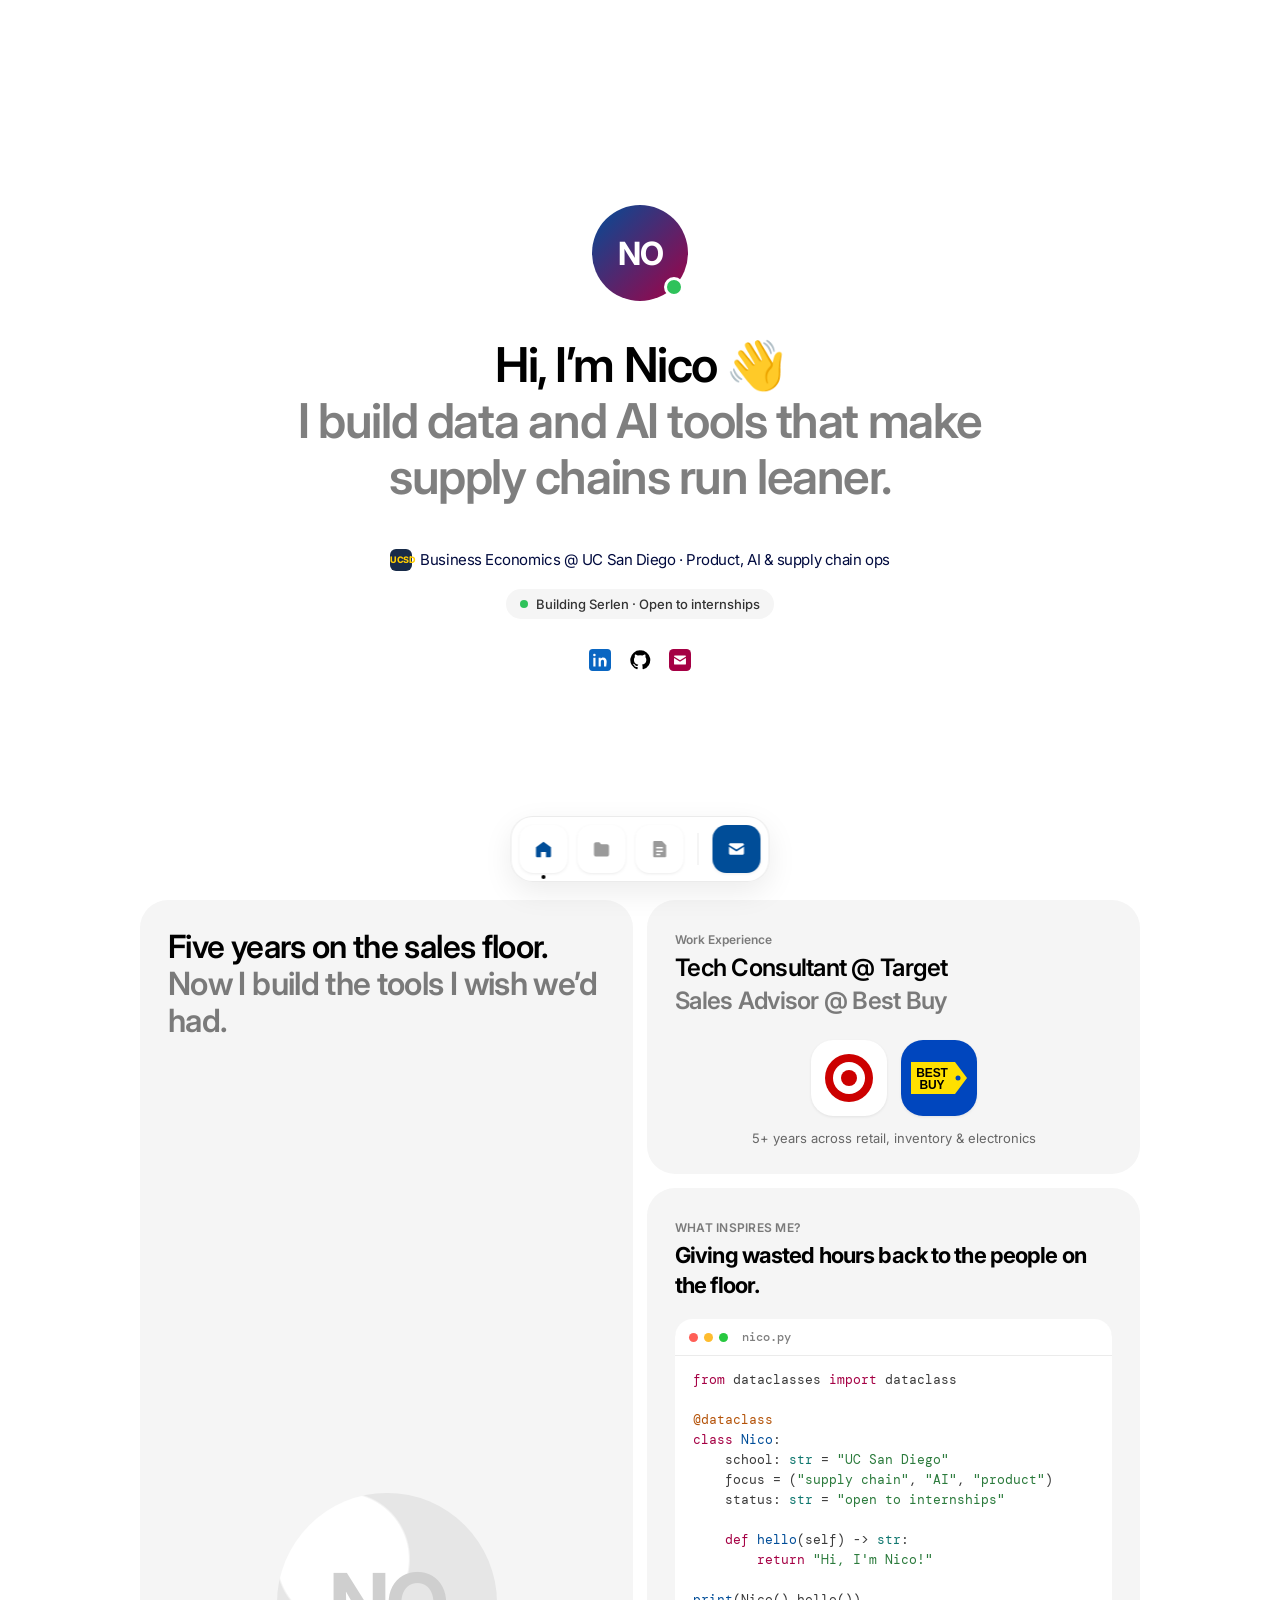
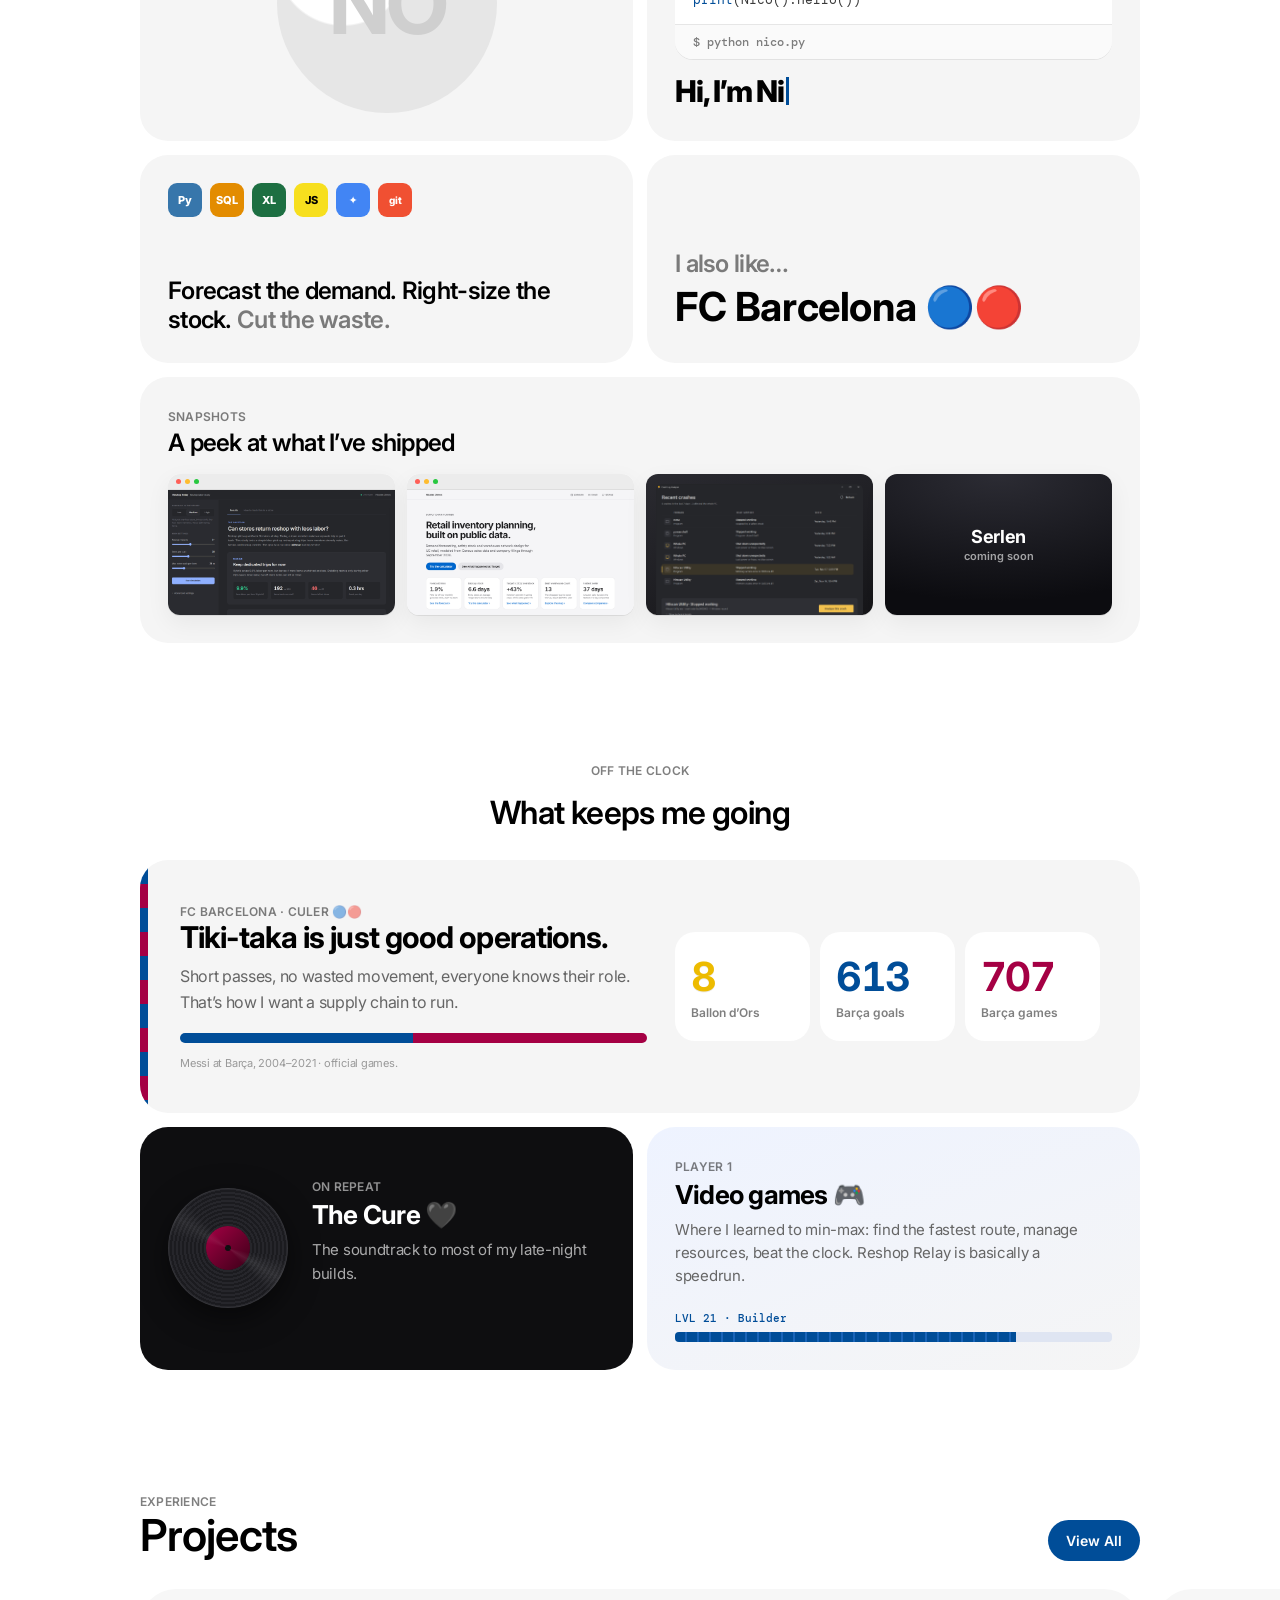
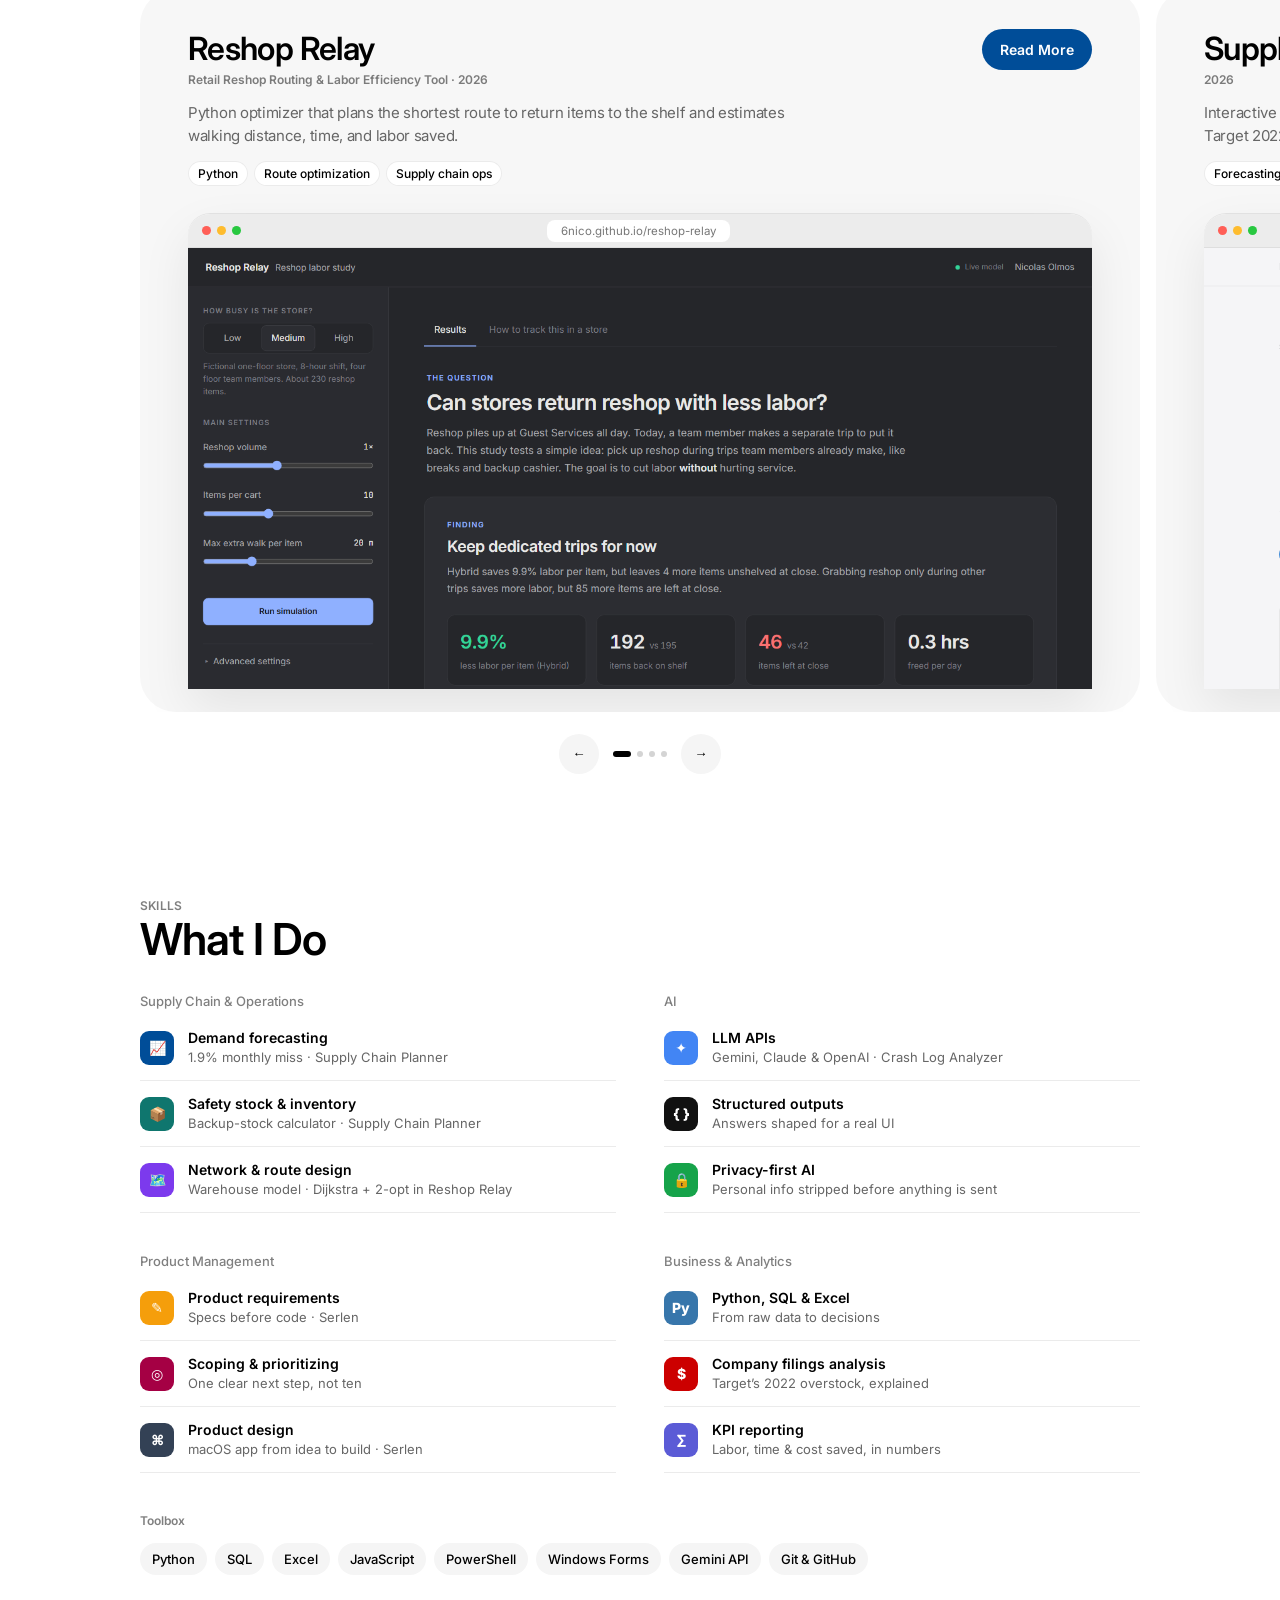
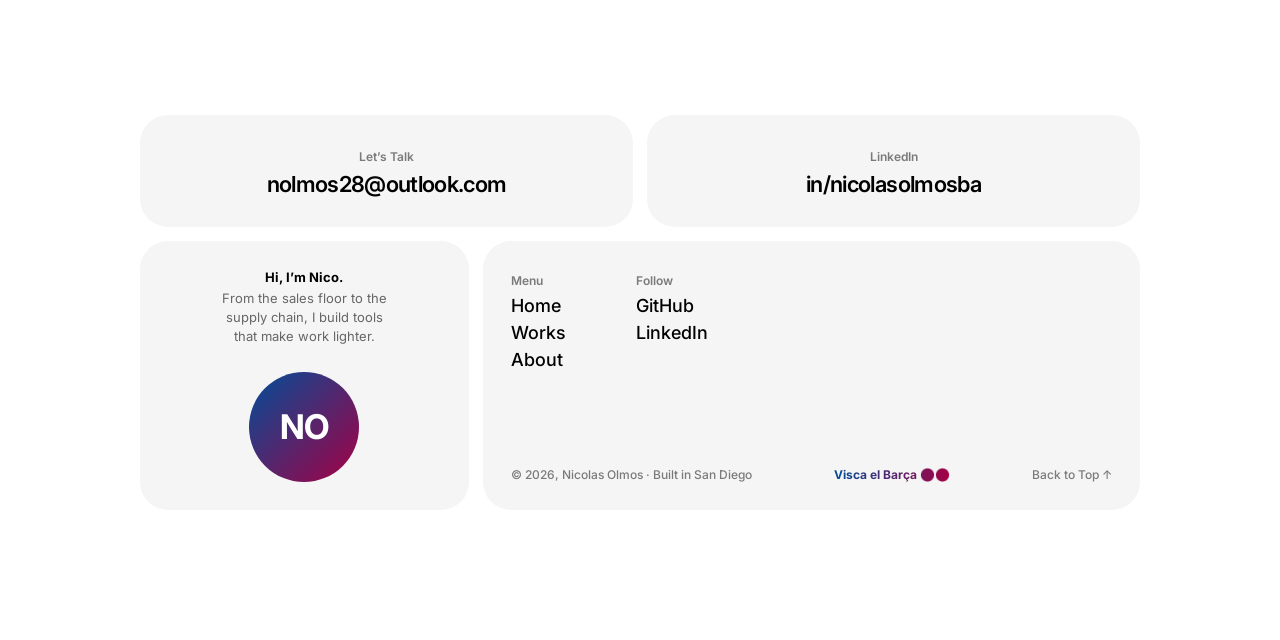
<file: index.html>
<!doctype html>
<html lang="en">
<head>
<meta charset="utf-8">
<meta name="viewport" content="width=device-width, initial-scale=1">
<title>Nico Olmos · Portfolio</title>
<meta name="description" content="Nicolas Olmos — Business Economics @ UC San Diego. I build data and AI tools that make supply chains run leaner.">
<link rel="preconnect" href="https://fonts.googleapis.com">
<link href="https://fonts.googleapis.com/css2?family=Inter:wght@400;500;600;700;800&family=DM+Mono:wght@400;500&display=swap" rel="stylesheet">
<link href="https://api.fontshare.com/v2/css?f[]=satoshi@700&display=swap" rel="stylesheet">
<link rel="stylesheet" href="/assets/style.css">
<link rel="icon" href="data:image/svg+xml,<svg xmlns='http://www.w3.org/2000/svg' viewBox='0 0 100 100'><text y='.9em' font-size='90'>🔵</text></svg>">
</head>
<body data-page="home" id="top">

<!-- HERO -->
<header class="wrap hero">
  <div class="avatar reveal" aria-label="Photo coming soon">NO</div>
  <h1 class="reveal d1"><span class="k">Hi, I’m Nico <span class="wave">👋</span></span><br>I build data and AI tools that make supply chains run leaner.</h1>
  <div class="school reveal d2"><span class="crest">UCSD</span>Business Economics @ UC San Diego · Product, AI & supply chain ops</div>
  <div class="pill reveal d3"><span class="dot"></span>Building Serlen · Open to internships</div>
  <div class="socials reveal d4">
    <a href="https://www.linkedin.com/in/nicolasolmosba/" target="_blank" rel="noopener" aria-label="LinkedIn"><svg viewBox="0 0 24 24"><rect width="24" height="24" rx="4" fill="#0a66c2"/><path fill="#fff" d="M7.1 9.5h-2.4V19h2.4zM5.9 5.2a1.4 1.4 0 1 0 0 2.8 1.4 1.4 0 0 0 0-2.8M19.3 13.8c0-2.6-1.4-4.5-3.9-4.5-1.3 0-2.2.7-2.6 1.4V9.5h-2.3V19h2.4v-4.7c0-1.3.4-2.5 1.9-2.5s1.6 1.4 1.6 2.6V19h2.4z"/></svg></a>
    <a href="https://github.com/6nico" target="_blank" rel="noopener" aria-label="GitHub"><svg viewBox="0 0 24 24"><path d="M12 1.5a10.5 10.5 0 0 0-3.3 20.5c.5.1.7-.2.7-.5v-1.9c-2.9.6-3.5-1.3-3.5-1.3-.5-1.2-1.2-1.5-1.2-1.5-.9-.6.1-.6.1-.6 1 .1 1.6 1.1 1.6 1.1.9 1.6 2.5 1.1 3.1.9.1-.7.4-1.1.7-1.4-2.3-.3-4.8-1.2-4.8-5.2 0-1.1.4-2.1 1.1-2.8-.1-.3-.5-1.4.1-2.8 0 0 .9-.3 2.9 1.1a10 10 0 0 1 5.3 0c2-1.4 2.9-1.1 2.9-1.1.6 1.4.2 2.5.1 2.8.7.7 1.1 1.7 1.1 2.8 0 4-2.5 4.9-4.8 5.2.4.3.7 1 .7 1.9v2.9c0 .3.2.6.7.5A10.5 10.5 0 0 0 12 1.5"/></svg></a>
    <a href="mailto:nolmos28@outlook.com" aria-label="Email"><svg viewBox="0 0 24 24"><rect width="24" height="24" rx="5" fill="#a50044"/><path fill="#fff" d="M5.5 8c0-.6.5-1 1-1h11c.5 0 1 .4 1 1v.2L12 12.3 5.5 8.2zm0 1.9 6.1 3.8c.3.2.6.2.8 0l6.1-3.8V16c0 .6-.5 1-1 1h-11c-.5 0-1-.4-1-1z"/></svg></a>
  </div>
</header>

<!-- ABOUT BENTO -->
<section class="wrap bento">
  <div class="card tall reveal">
    <h2><span class="k">Five years on the sales floor.</span> Now I build the tools I wish we’d had.</h2>
    <div class="monogram" title="Photo coming soon">NO</div>
  </div>
  <div class="card reveal d1">
    <span class="label">Work Experience</span>
    <div class="work-list">
      <h3>Tech Consultant @ Target</h3>
      <h3 style="color:var(--ink-2)">Sales Advisor @ Best Buy</h3>
    </div>
    <div class="work-logos">
      <div class="logo-tile" style="background:#fff" aria-label="Target">
        <svg viewBox="0 0 100 100" width="50" height="50"><circle cx="50" cy="50" r="48" fill="#cc0000"/><circle cx="50" cy="50" r="32" fill="#fff"/><circle cx="50" cy="50" r="16" fill="#cc0000"/></svg>
      </div>
      <div class="logo-tile" style="background:#0046be" aria-label="Best Buy">
        <svg viewBox="0 0 120 72" width="60" height="36"><path d="M4 4h88l24 32-24 32H4z" fill="#ffe000"/><circle cx="98" cy="36" r="5" fill="#0046be"/><text x="46" y="33" text-anchor="middle" font-family="Arial Black, Arial, sans-serif" font-weight="900" font-size="24" fill="#000">BEST</text><text x="46" y="58" text-anchor="middle" font-family="Arial Black, Arial, sans-serif" font-weight="900" font-size="24" fill="#000">BUY</text></svg>
      </div>
    </div>
    <p class="yrs">5+ years across retail, inventory & electronics</p>
  </div>
  <div class="card reveal d2">
    <span class="label up">What inspires me?</span>
    <h4>Giving wasted hours back to the people on the floor.</h4>
    <div class="editor">
      <div class="ed-bar"><i></i><i></i><i></i><span>nico.py</span></div>
<pre class="code"><span class="kw">from</span> dataclasses <span class="kw">import</span> dataclass

<span class="dec">@dataclass</span>
<span class="kw">class</span> <span class="fn">Nico</span>:
    school: <span class="ty">str</span> = <span class="st">"UC San Diego"</span>
    focus = (<span class="st">"supply chain"</span>, <span class="st">"AI"</span>, <span class="st">"product"</span>)
    status: <span class="ty">str</span> = <span class="st">"open to internships"</span>

    <span class="kw">def</span> <span class="fn">hello</span>(self) -> <span class="ty">str</span>:
        <span class="kw">return</span> <span class="st">"Hi, I'm Nico!"</span>

<span class="fn">print</span>(Nico().hello())</pre>
      <div class="term"><span class="prompt">$ python nico.py</span></div>
    </div>
    <div class="code-out" data-type="Hi, I’m Nico!"><span class="typed"></span><span class="cursor"></span></div>
  </div>
  <div class="card reveal">
    <div class="tools-row">
      <span class="tool" style="background:#3776ab">Py</span>
      <span class="tool" style="background:#e38c00">SQL</span>
      <span class="tool" style="background:#1d6f42">XL</span>
      <span class="tool" style="background:#f7df1e;color:#000">JS</span>
      <span class="tool" style="background:#4285f4">✦</span>
      <span class="tool" style="background:#f05032;font-size:10px">git</span>
    </div>
    <h3 style="margin-top:60px">Forecast the demand. Right-size the stock. <span style="color:var(--ink-2)">Cut the waste.</span></h3>
  </div>
  <div class="card likes reveal d1">
    <h3 style="color:var(--ink-2)">I also like…</h3>
    <div class="rotator" aria-label="FC Barcelona, Messi, Video games, The Cure, Supply chains, Building apps">
      <ul>
        <li>FC Barcelona 🔵🔴</li>
        <li>Messi 🐐</li>
        <li>Video games 🎮</li>
        <li>The Cure 🖤</li>
        <li>Supply chains 📦</li>
        <li>Building apps 💻</li>
        <li>FC Barcelona 🔵🔴</li>
      </ul>
    </div>
  </div>
  <div class="card span2 reveal">
    <span class="label up">Snapshots</span>
    <h3 style="margin-top:4px">A peek at what I’ve shipped</h3>
    <div class="shots">
      <a href="/projects/reshop-relay/" class="mini"><div class="bbar"><i></i><i></i><i></i></div><img src="/assets/reshop.png" alt="Reshop Relay" loading="lazy"></a>
      <a href="/projects/supply-chain-planner/" class="mini"><div class="bbar"><i></i><i></i><i></i></div><img src="/assets/supply.png" alt="Supply Chain Planner" loading="lazy"></a>
      <a href="/projects/crash-log-analyzer/" class="mini dark"><img src="/assets/crash.png" alt="Crash Log Analyzer app" loading="lazy"></a>
      <a href="/projects/serlen/" class="mini soon"><span>Serlen</span><small>coming soon</small></a>
    </div>
  </div>
</section>

<!-- OFF THE CLOCK -->
<section class="wrap sec">
  <div class="sec-head center reveal">
    <span class="label up">Off the clock</span>
    <h2>What keeps me going</h2>
  </div>
  <div class="matchday reveal">
    <div>
      <span class="label up">FC Barcelona · Culer 🔵🔴</span>
      <h3>Tiki-taka is just good operations.</h3>
      <p>Short passes, no wasted movement, everyone knows their role. That’s how I want a supply chain to run.</p>
      <div class="pitch"></div>
      <p class="source">Messi at Barça, 2004–2021 · official games.</p>
    </div>
    <div class="stats">
      <div class="stat"><b data-count="8">0</b><span>Ballon d’Ors</span></div>
      <div class="stat"><b data-count="672">0</b><span>Barça goals</span></div>
      <div class="stat"><b data-count="778">0</b><span>Barça games</span></div>
    </div>
  </div>
  <div class="fun">
    <div class="card cure reveal">
      <div class="vinyl"><div class="label-dot"></div></div>
      <div>
        <span class="label up" style="color:rgba(255,255,255,.55)">On repeat</span>
        <h3>The Cure 🖤</h3>
        <p>The soundtrack to most of my late-night builds.</p>
        <div class="eq"><i></i><i></i><i></i><i></i><i></i></div>
      </div>
    </div>
    <div class="card game reveal d1">
      <span class="label up">Player 1</span>
      <h3>Video games 🎮</h3>
      <p>Where I learned to min-max: find the fastest route, manage resources, beat the clock. Reshop Relay is basically a speedrun.</p>
      <div class="xp"><span>LVL 21 · Builder</span><div class="xp-bar"><div></div></div></div>
    </div>
  </div>
</section>

<!-- PROJECTS -->
<section class="sec">
  <div class="wrap sec-head reveal">
    <div><span class="label up">Experience</span><h2>Projects</h2></div>
    <a class="btn" href="/works/">View All</a>
  </div>
  <div class="carousel reveal">
    <div class="track">
      <article class="pcard">
        <div class="pcard-top">
          <div><h2>Reshop Relay</h2><div class="meta">Retail Reshop Routing & Labor Efficiency Tool · 2026</div></div>
          <a class="btn" href="/projects/reshop-relay/">Read More</a>
        </div>
        <p class="desc">Python optimizer that plans the shortest route to return items to the shelf and estimates walking distance, time, and labor saved.</p>
        <div class="tags"><span>Python</span><span>Route optimization</span><span>Supply chain ops</span></div>
        <a class="shot" href="https://6nico.github.io/reshop-relay/" target="_blank" rel="noopener"><div class="bbar"><i></i><i></i><i></i><span>6nico.github.io/reshop-relay</span></div><img src="/assets/reshop.png" alt="Reshop Relay demo" loading="lazy"></a>
      </article>
      <article class="pcard">
        <div class="pcard-top">
          <div><h2>Supply Chain Planner</h2><div class="meta">2026</div></div>
          <a class="btn garnet" href="/projects/supply-chain-planner/">Read More</a>
        </div>
        <p class="desc">Interactive inventory planner on public US data: demand forecast, safety stock calculator, Target 2022 overstock analysis, warehouse network model.</p>
        <div class="tags"><span>Forecasting</span><span>Safety stock</span><span>Supply chain</span></div>
        <a class="shot" href="https://6nico.github.io/supply-chain-planner/" target="_blank" rel="noopener"><div class="bbar"><i></i><i></i><i></i><span>6nico.github.io/supply-chain-planner</span></div><img src="/assets/supply.png" alt="Supply Chain Planner demo" loading="lazy"></a>
      </article>
      <article class="pcard">
        <div class="pcard-top">
          <div><h2>Crash Log Analyzer</h2><div class="meta">2026 – present</div></div>
          <a class="btn" href="/projects/crash-log-analyzer/">Read More</a>
        </div>
        <p class="desc">Windows app that explains crash logs, splits facts from possible causes, and suggests one next step. Uses the Gemini API with structured outputs and removes personal info before sending.</p>
        <div class="tags"><span>AI</span><span>PowerShell</span><span>Windows Forms</span><span>Gemini API</span></div>
        <a class="shot app" href="https://6nico.github.io/crash-log-analyzer/" target="_blank" rel="noopener"><img src="/assets/crash.png" alt="Crash Log Analyzer app window" loading="lazy"></a>
      </article>
      <article class="pcard">
        <div class="pcard-top">
          <div><h2>Serlen <span class="badge-soon">COMING SOON</span></h2><div class="meta">In development</div></div>
          <a class="btn garnet" href="/projects/serlen/">Read More</a>
        </div>
        <p class="desc">macOS app to view and manage running apps, CPU, memory, and background processes, with before-and-after performance checks.</p>
        <div class="tags"><span>Product management</span><span>macOS app</span><span>Performance</span><span>Product design</span></div>
        <div class="shot"><div class="serlen"><div class="win"><div class="lights"><i></i><i></i><i></i></div><div class="bar" style="--w:72%"></div><div class="bar" style="--w:44%"></div><div class="bar" style="--w:58%"></div><div class="name">Serlen</div></div></div></div>
      </article>
    </div>
    <div class="car-ctrl">
      <button class="arrow prev" aria-label="Previous project">←</button>
      <div class="dots"></div>
      <button class="arrow next-btn" aria-label="Next project">→</button>
    </div>
  </div>
</section>

<!-- WHAT I DO -->
<section class="wrap sec">
  <div class="sec-head reveal"><div><span class="label up">Skills</span><h2>What I Do</h2></div></div>
  <div class="stack">
    <div class="reveal">
      <h5>Supply Chain & Operations</h5>
      <div class="item"><span class="ic" style="background:#004d98">📈</span><div><b>Demand forecasting</b><small>1.9% monthly miss · Supply Chain Planner</small></div></div>
      <div class="item"><span class="ic" style="background:#0f766e">📦</span><div><b>Safety stock & inventory</b><small>Backup-stock calculator · Supply Chain Planner</small></div></div>
      <div class="item"><span class="ic" style="background:#7c3aed">🗺️</span><div><b>Network & route design</b><small>Warehouse model · Dijkstra + 2-opt in Reshop Relay</small></div></div>
    </div>
    <div class="reveal d1">
      <h5>AI</h5>
      <div class="item"><span class="ic" style="background:#4285f4">✦</span><div><b>LLM APIs</b><small>Gemini, Claude & OpenAI · Crash Log Analyzer</small></div></div>
      <div class="item"><span class="ic" style="background:#111">{ }</span><div><b>Structured outputs</b><small>Answers shaped for a real UI</small></div></div>
      <div class="item"><span class="ic" style="background:#16a34a">🔒</span><div><b>Privacy-first AI</b><small>Personal info stripped before anything is sent</small></div></div>
    </div>
    <div class="reveal">
      <h5>Product Management</h5>
      <div class="item"><span class="ic" style="background:#f59e0b">✎</span><div><b>Product requirements</b><small>Specs before code · Serlen</small></div></div>
      <div class="item"><span class="ic" style="background:#a50044">◎</span><div><b>Scoping & prioritizing</b><small>One clear next step, not ten</small></div></div>
      <div class="item"><span class="ic" style="background:#334155">⌘</span><div><b>Product design</b><small>macOS app from idea to build · Serlen</small></div></div>
    </div>
    <div class="reveal d1">
      <h5>Business & Analytics</h5>
      <div class="item"><span class="ic" style="background:#3776ab">Py</span><div><b>Python, SQL & Excel</b><small>From raw data to decisions</small></div></div>
      <div class="item"><span class="ic" style="background:#cc0000">$</span><div><b>Company filings analysis</b><small>Target’s 2022 overstock, explained</small></div></div>
      <div class="item"><span class="ic" style="background:#5b5bd6">∑</span><div><b>KPI reporting</b><small>Labor, time & cost saved, in numbers</small></div></div>
    </div>
  </div>
  <div class="toolbox reveal">
    <span class="label">Toolbox</span>
    <div class="chips"><span>Python</span><span>SQL</span><span>Excel</span><span>JavaScript</span><span>PowerShell</span><span>Windows Forms</span><span>Gemini API</span><span>Git & GitHub</span></div>
  </div>
</section>

<div id="footer"></div>
<script src="/assets/main.js"></script>
</body>
</html>
</file>
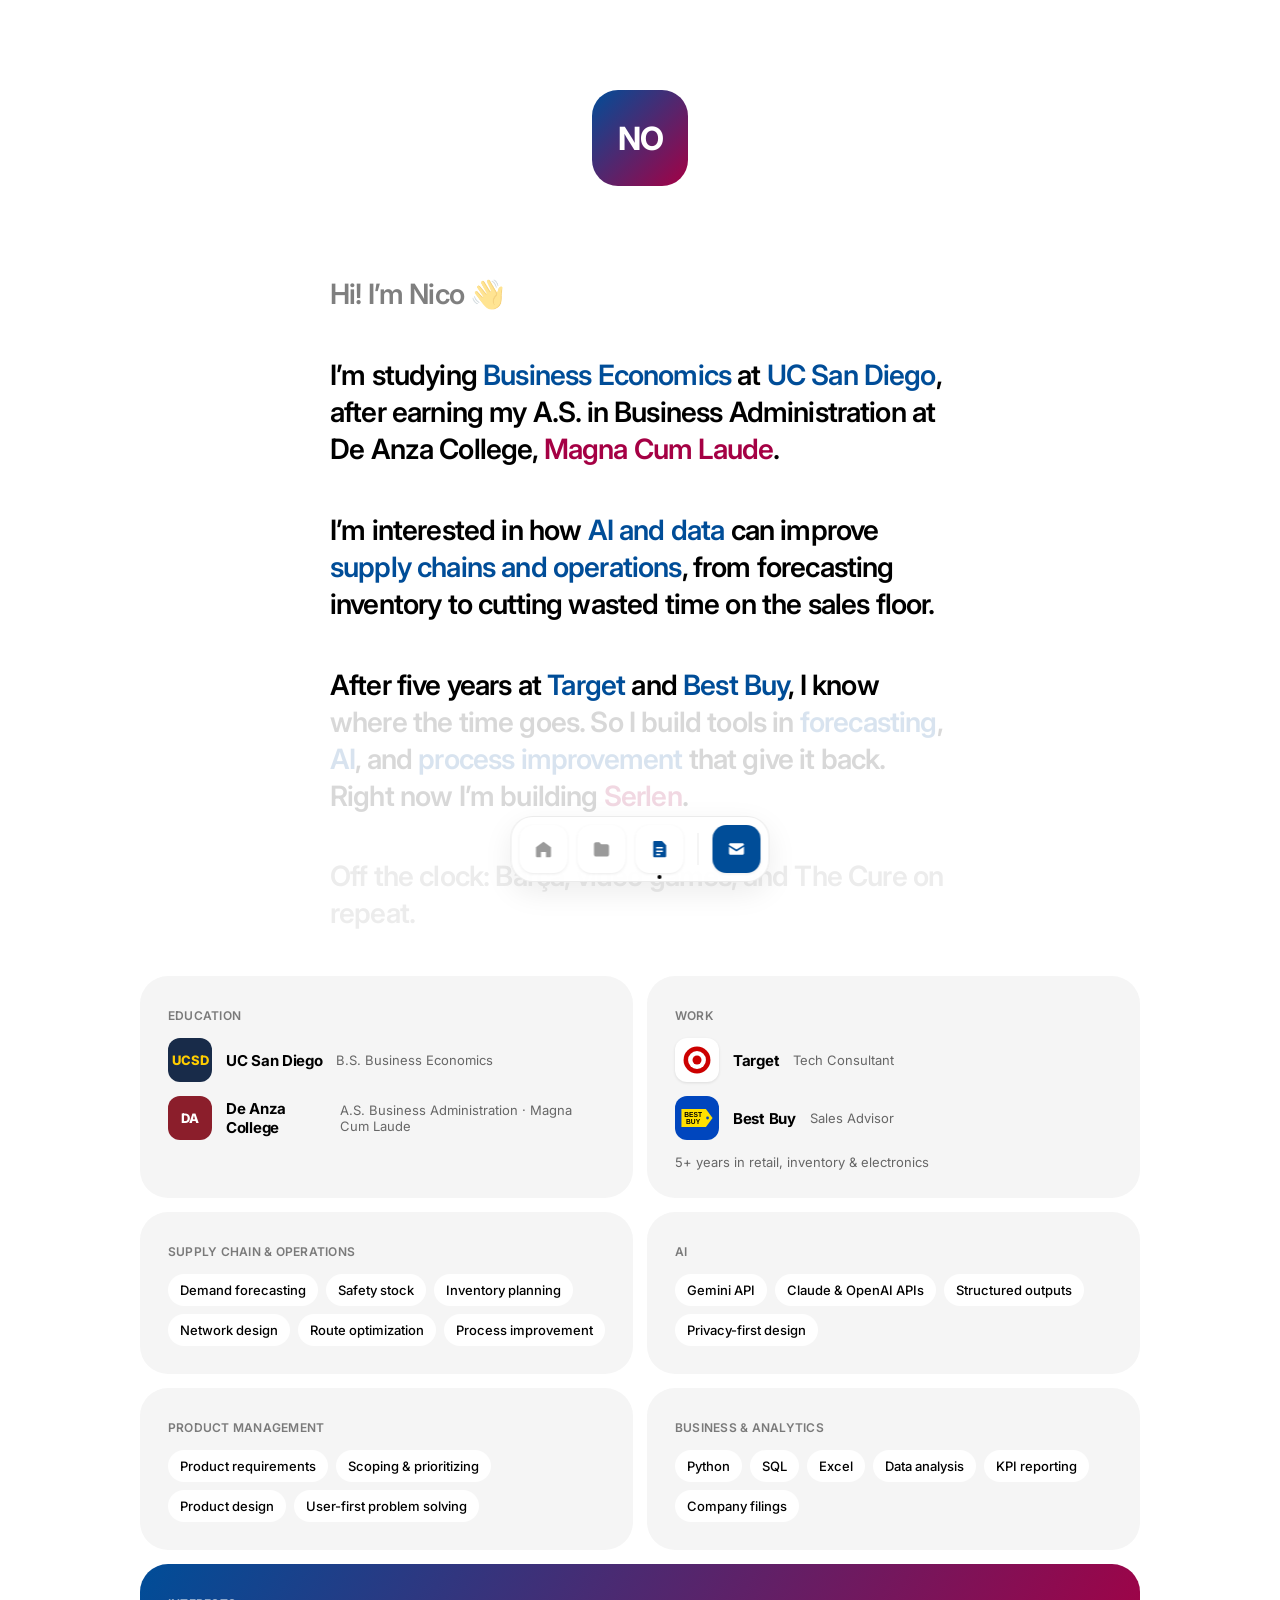
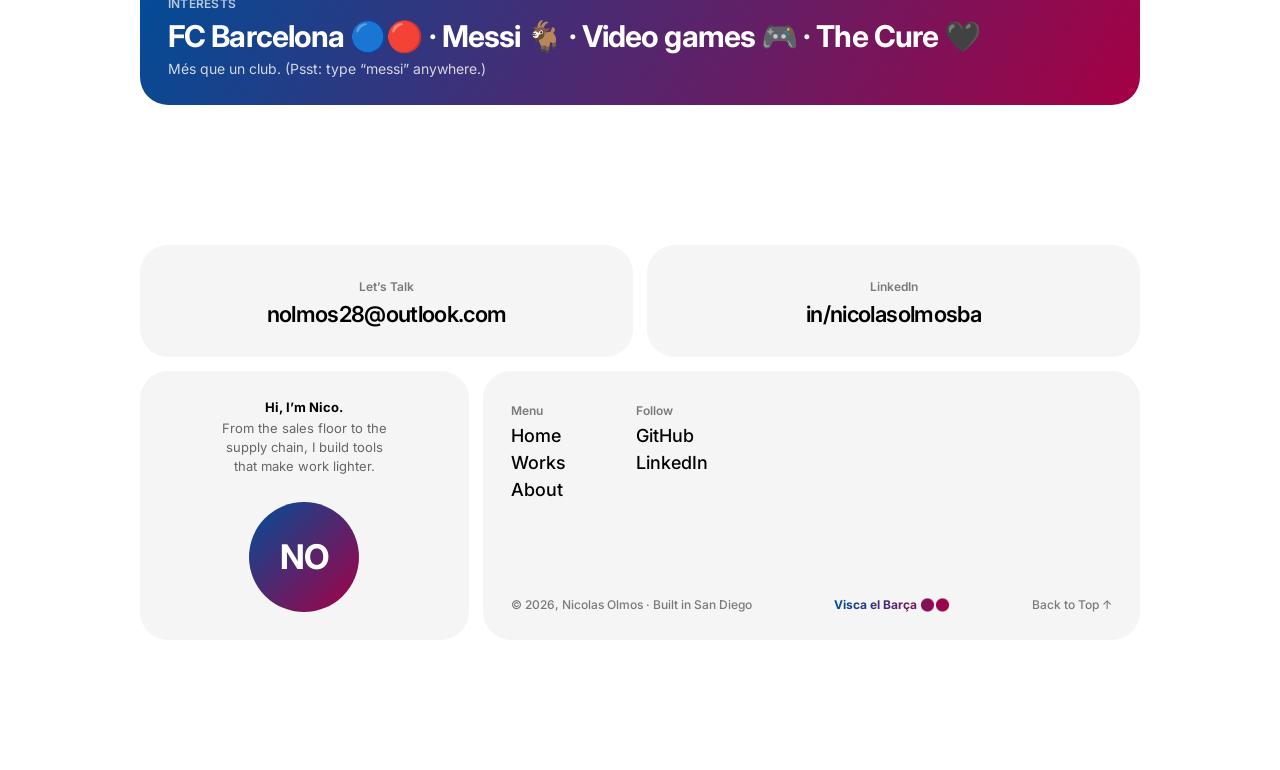
<file: about/index.html>
<!doctype html>
<html lang="en">
<head>
<meta charset="utf-8">
<meta name="viewport" content="width=device-width, initial-scale=1">
<title>About · Nico Olmos</title>
<link rel="preconnect" href="https://fonts.googleapis.com">
<link href="https://fonts.googleapis.com/css2?family=Inter:wght@400;500;600;700;800&family=DM+Mono:wght@500&display=swap" rel="stylesheet">
<link rel="stylesheet" href="/assets/style.css">
<link rel="icon" href="data:image/svg+xml,<svg xmlns='http://www.w3.org/2000/svg' viewBox='0 0 100 100'><text y='.9em' font-size='90'>🔵</text></svg>">
</head>
<body data-page="about" id="top">

<header class="page-head">
  <div class="avatar reveal">NO</div>
</header>

<section class="about-copy">
  <p data-words style="color:var(--ink-2)">Hi! I’m Nico 👋</p>
  <p data-words>I’m studying <span class="hl">Business Economics</span> at <span class="hl">UC San Diego</span>, after earning my A.S. in Business Administration at De Anza College, <span class="hl2">Magna Cum Laude</span>.</p>
  <p data-words>I’m interested in how <span class="hl">AI and data</span> can improve <span class="hl">supply chains and operations</span>, from forecasting inventory to cutting wasted time on the sales floor.</p>
  <p data-words>After five years at <span class="hl">Target</span> and <span class="hl">Best Buy</span>, I know where the time goes. So I build tools in <span class="hl">forecasting</span>, <span class="hl">AI</span>, and <span class="hl">process improvement</span> that give it back. Right now I’m building <span class="hl2">Serlen</span>.</p>
  <p data-words style="color:var(--ink-2)">Off the clock: Barça, video games, and The Cure on repeat.</p>
</section>

<section class="wrap about-grid">
  <div class="card reveal">
    <span class="label up">Education</span>
    <div class="tl">
      <div><span class="mk" style="background:#182b49;color:#ffcd00">UCSD</span><div><b>UC San Diego</b><small>B.S. Business Economics</small></div></div>
      <div><span class="mk" style="background:#8b1e2b">DA</span><div><b>De Anza College</b><small>A.S. Business Administration · Magna Cum Laude</small></div></div>
    </div>
  </div>
  <div class="card reveal d1">
    <span class="label up">Work</span>
    <div class="tl">
      <div><span class="mk" style="background:#fff;box-shadow:0 1px 3px rgba(0,0,0,.1)"><svg viewBox="0 0 100 100" width="28" height="28"><circle cx="50" cy="50" r="48" fill="#cc0000"/><circle cx="50" cy="50" r="32" fill="#fff"/><circle cx="50" cy="50" r="16" fill="#cc0000"/></svg></span><div><b>Target</b><small>Tech Consultant</small></div></div>
      <div><span class="mk" style="background:#0046be"><svg viewBox="0 0 120 72" width="34" height="20"><path d="M4 4h88l24 32-24 32H4z" fill="#ffe000"/><circle cx="98" cy="36" r="5" fill="#0046be"/><text x="46" y="33" text-anchor="middle" font-family="Arial Black, Arial, sans-serif" font-weight="900" font-size="24">BEST</text><text x="46" y="58" text-anchor="middle" font-family="Arial Black, Arial, sans-serif" font-weight="900" font-size="24">BUY</text></svg></span><div><b>Best Buy</b><small>Sales Advisor</small></div></div>
    </div>
    <p class="yrs" style="text-align:left">5+ years in retail, inventory & electronics</p>
  </div>
  <div class="card reveal">
    <span class="label up">Supply Chain & Operations</span>
    <div class="chips"><span>Demand forecasting</span><span>Safety stock</span><span>Inventory planning</span><span>Network design</span><span>Route optimization</span><span>Process improvement</span></div>
  </div>
  <div class="card reveal d1">
    <span class="label up">AI</span>
    <div class="chips"><span>Gemini API</span><span>Claude & OpenAI APIs</span><span>Structured outputs</span><span>Privacy-first design</span></div>
  </div>
  <div class="card reveal">
    <span class="label up">Product Management</span>
    <div class="chips"><span>Product requirements</span><span>Scoping & prioritizing</span><span>Product design</span><span>User-first problem solving</span></div>
  </div>
  <div class="card reveal d1">
    <span class="label up">Business & Analytics</span>
    <div class="chips"><span>Python</span><span>SQL</span><span>Excel</span><span>Data analysis</span><span>KPI reporting</span><span>Company filings</span></div>
  </div>
  <div class="card span2 reveal" style="background:linear-gradient(120deg,#004d98,#a50044);color:#fff">
    <span class="label up" style="color:rgba(255,255,255,.7)">Interests</span>
    <h3 style="font-size:30px">FC Barcelona 🔵🔴 · Messi 🐐 · Video games 🎮 · The Cure 🖤</h3>
    <p style="margin-top:6px;opacity:.8;font-size:14px">Més que un club. (Psst: type “messi” anywhere.)</p>
  </div>
</section>

<div id="footer"></div>
<script src="/assets/main.js"></script>
</body>
</html>
</file>
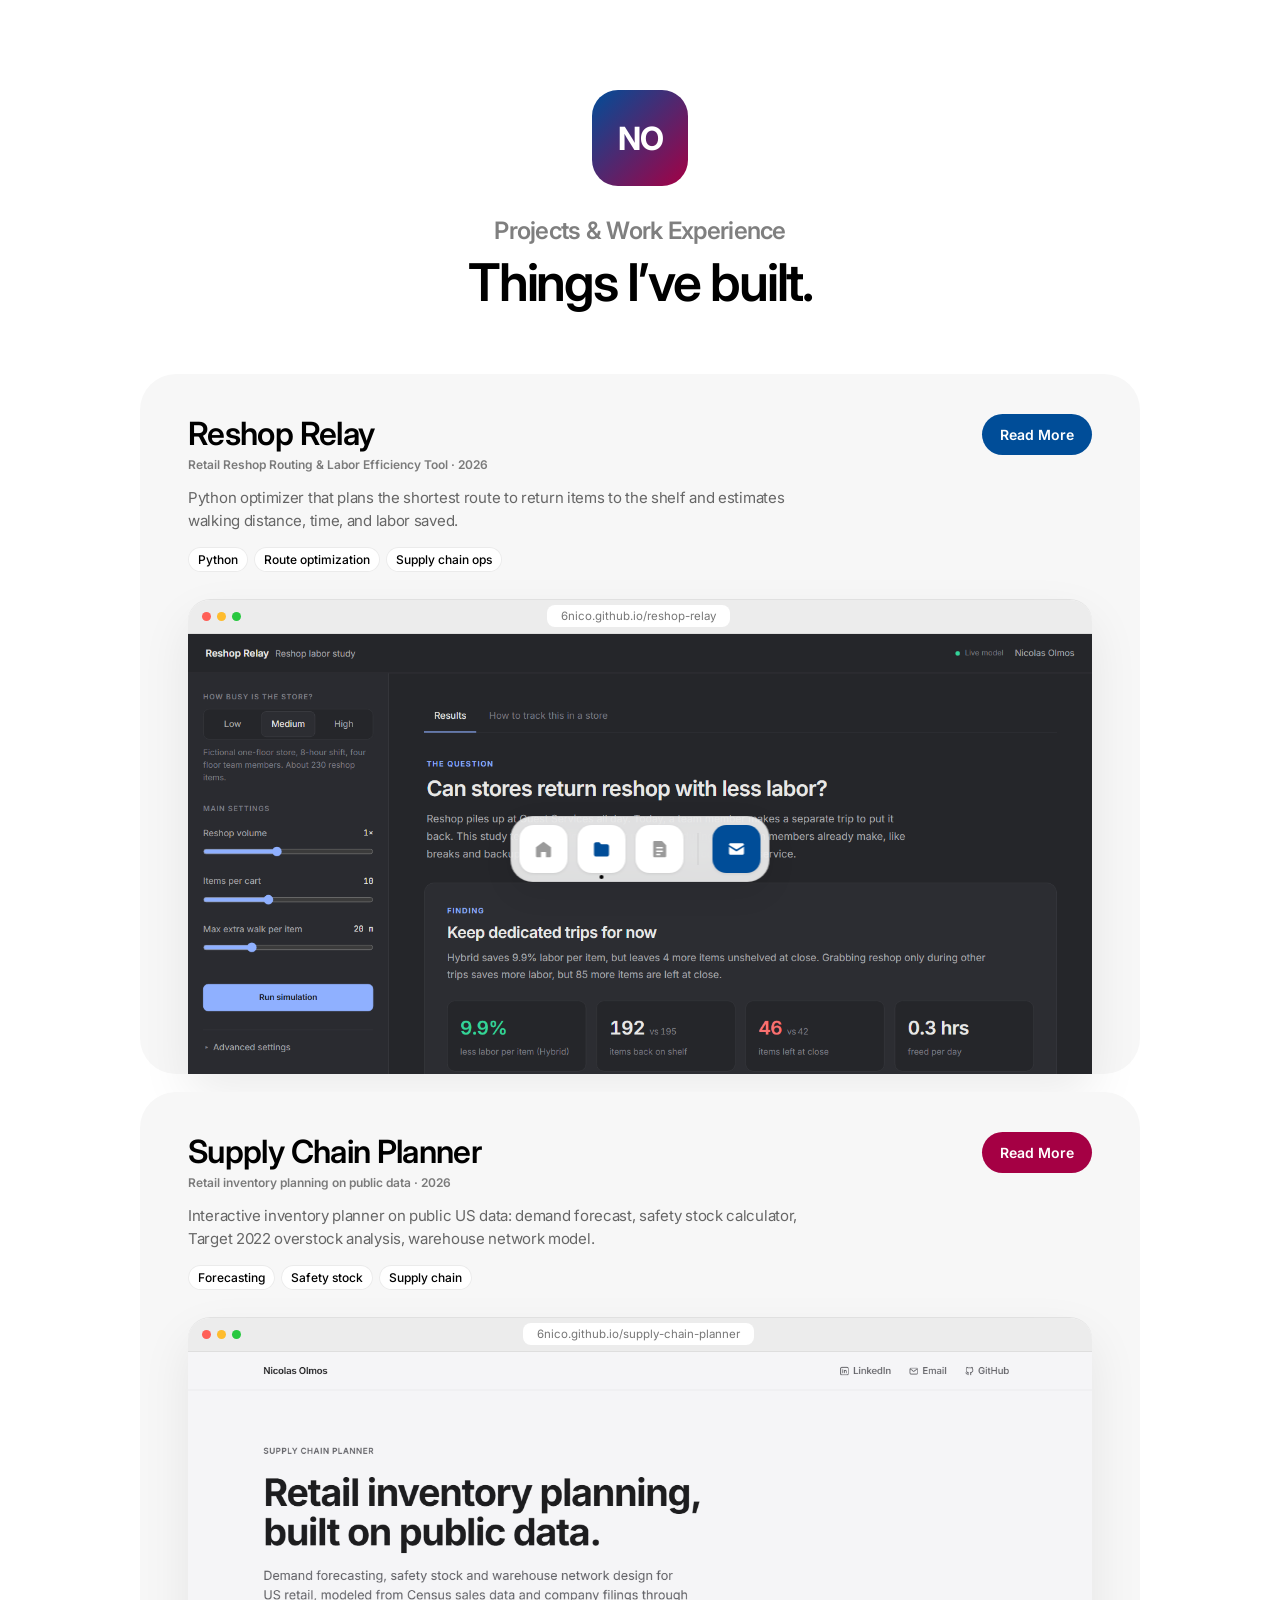
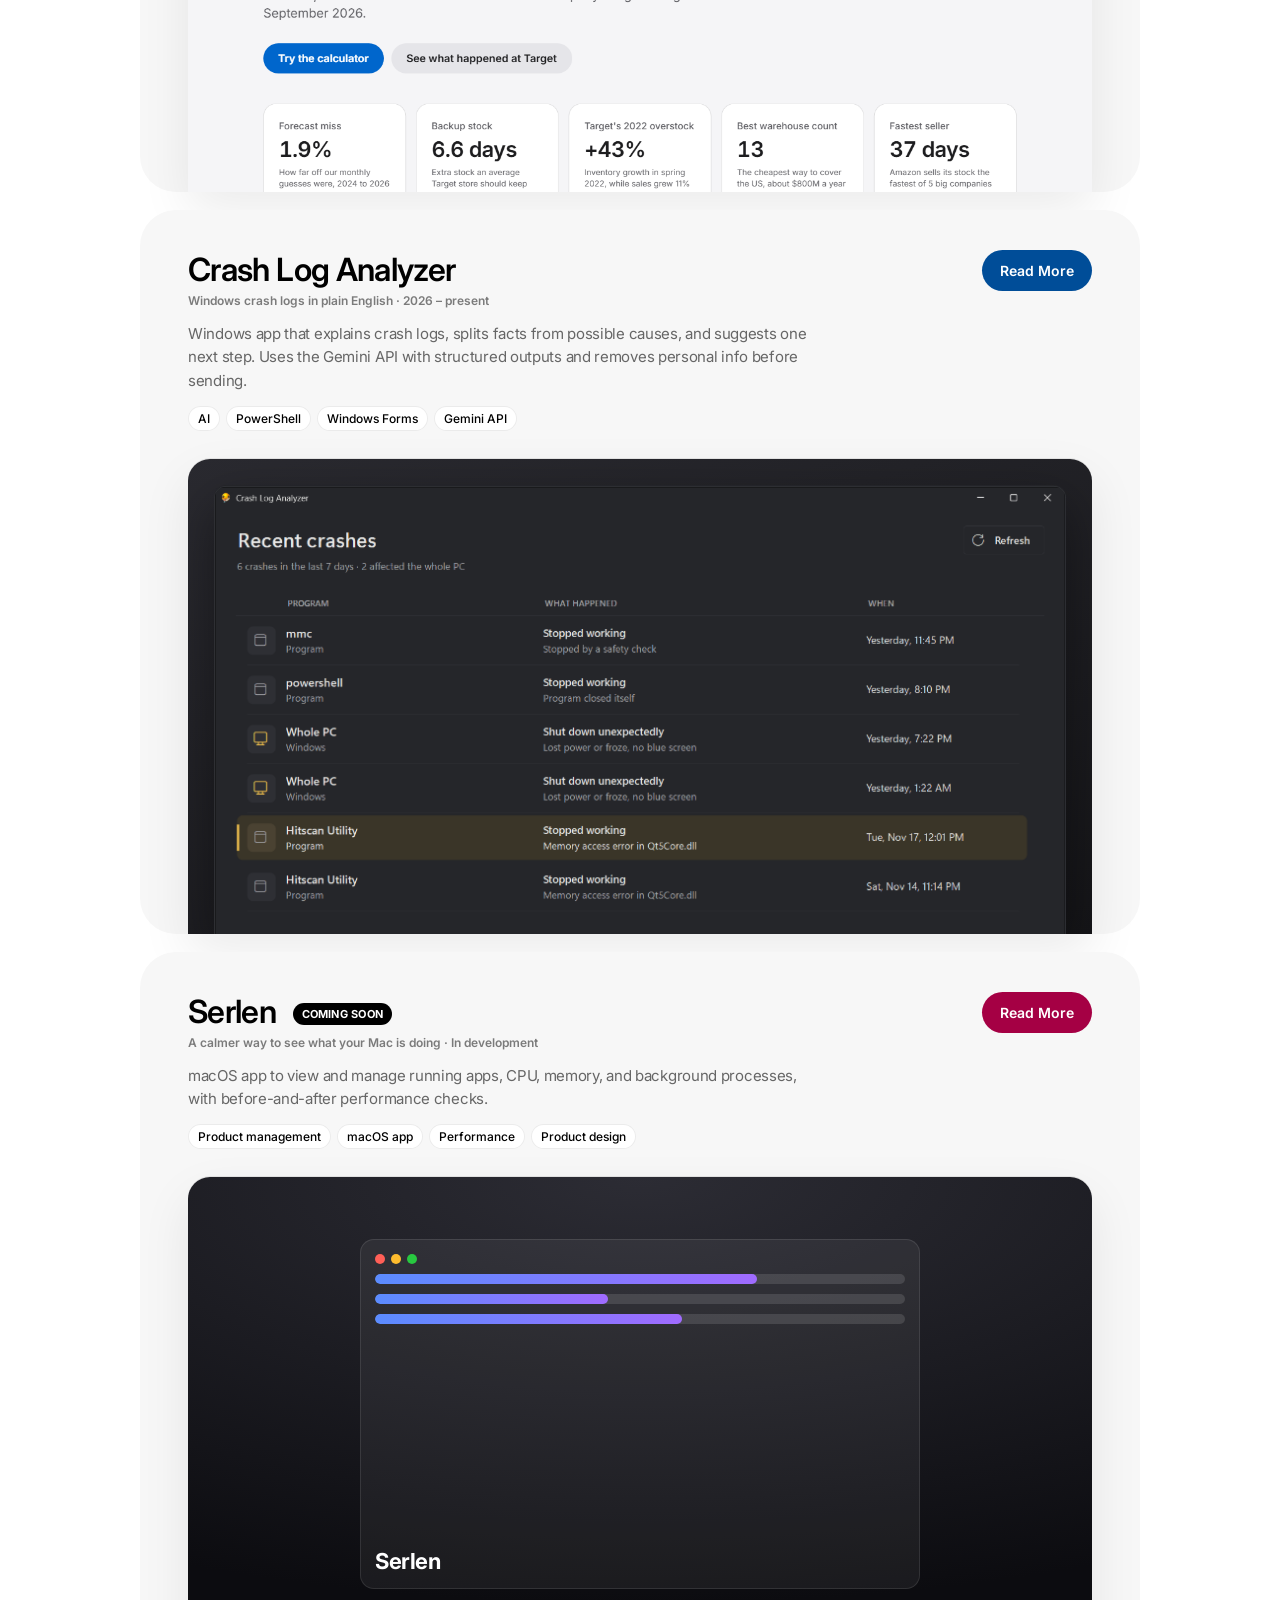
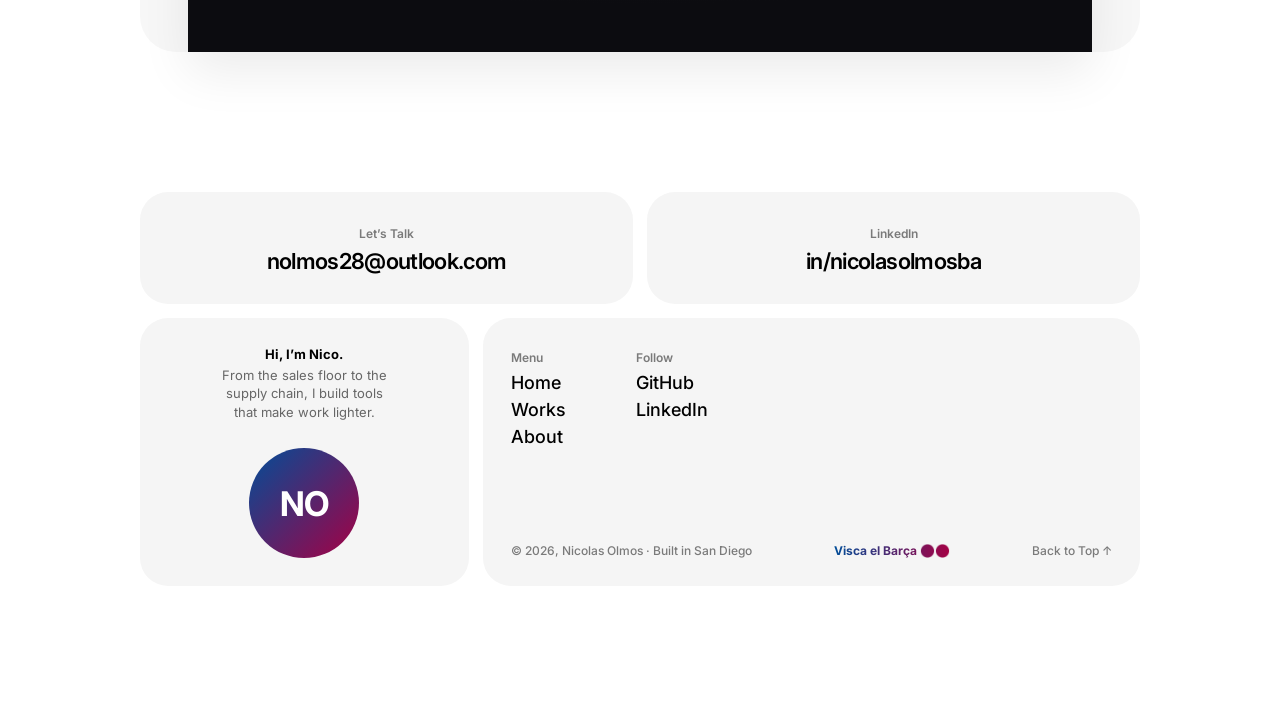
<file: works/index.html>
<!doctype html>
<html lang="en">
<head>
<meta charset="utf-8">
<meta name="viewport" content="width=device-width, initial-scale=1">
<title>Works · Nico Olmos</title>
<link rel="preconnect" href="https://fonts.googleapis.com">
<link href="https://fonts.googleapis.com/css2?family=Inter:wght@400;500;600;700;800&family=DM+Mono:wght@500&display=swap" rel="stylesheet">
<link rel="stylesheet" href="/assets/style.css">
<link rel="icon" href="data:image/svg+xml,<svg xmlns='http://www.w3.org/2000/svg' viewBox='0 0 100 100'><text y='.9em' font-size='90'>🔵</text></svg>">
</head>
<body data-page="works" id="top">

<header class="page-head">
  <div class="avatar reveal">NO</div>
  <h1 class="reveal d1">Projects & Work Experience</h1>
  <h1 class="big reveal d2">Things I’ve built.</h1>
</header>
<section class="wrap works-list">
  <article class="pcard reveal">
    <div class="pcard-top">
      <div><h2>Reshop Relay</h2><div class="meta">Retail Reshop Routing & Labor Efficiency Tool · 2026</div></div>
      <a class="btn" href="/projects/reshop-relay/">Read More</a>
    </div>
    <p class="desc">Python optimizer that plans the shortest route to return items to the shelf and estimates walking distance, time, and labor saved.</p>
    <div class="tags"><span>Python</span><span>Route optimization</span><span>Supply chain ops</span></div>
    <a class="shot" href="/projects/reshop-relay/"><div class="bbar"><i></i><i></i><i></i><span>6nico.github.io/reshop-relay</span></div><img src="/assets/reshop.png" alt="Reshop Relay screenshot" loading="lazy"></a>
  </article>
  <article class="pcard reveal">
    <div class="pcard-top">
      <div><h2>Supply Chain Planner</h2><div class="meta">Retail inventory planning on public data · 2026</div></div>
      <a class="btn garnet" href="/projects/supply-chain-planner/">Read More</a>
    </div>
    <p class="desc">Interactive inventory planner on public US data: demand forecast, safety stock calculator, Target 2022 overstock analysis, warehouse network model.</p>
    <div class="tags"><span>Forecasting</span><span>Safety stock</span><span>Supply chain</span></div>
    <a class="shot" href="/projects/supply-chain-planner/"><div class="bbar"><i></i><i></i><i></i><span>6nico.github.io/supply-chain-planner</span></div><img src="/assets/supply.png" alt="Supply Chain Planner screenshot" loading="lazy"></a>
  </article>
  <article class="pcard reveal">
    <div class="pcard-top">
      <div><h2>Crash Log Analyzer</h2><div class="meta">Windows crash logs in plain English · 2026 – present</div></div>
      <a class="btn" href="/projects/crash-log-analyzer/">Read More</a>
    </div>
    <p class="desc">Windows app that explains crash logs, splits facts from possible causes, and suggests one next step. Uses the Gemini API with structured outputs and removes personal info before sending.</p>
    <div class="tags"><span>AI</span><span>PowerShell</span><span>Windows Forms</span><span>Gemini API</span></div>
    <a class="shot app" href="/projects/crash-log-analyzer/"><img src="/assets/crash.png" alt="Crash Log Analyzer app window" loading="lazy"></a>
  </article>
  <article class="pcard reveal">
    <div class="pcard-top">
      <div><h2>Serlen <span class="badge-soon">COMING SOON</span></h2><div class="meta">A calmer way to see what your Mac is doing · In development</div></div>
      <a class="btn garnet" href="/projects/serlen/">Read More</a>
    </div>
    <p class="desc">macOS app to view and manage running apps, CPU, memory, and background processes, with before-and-after performance checks.</p>
    <div class="tags"><span>Product management</span><span>macOS app</span><span>Performance</span><span>Product design</span></div>
    <div class="shot"><div class="serlen"><div class="win"><div class="lights"><i></i><i></i><i></i></div><div class="bar" style="--w:72%"></div><div class="bar" style="--w:44%"></div><div class="bar" style="--w:58%"></div><div class="name">Serlen</div></div></div></div>
  </article>
</section>

<div id="footer"></div>
<script src="/assets/main.js"></script>
</body>
</html>
</file>
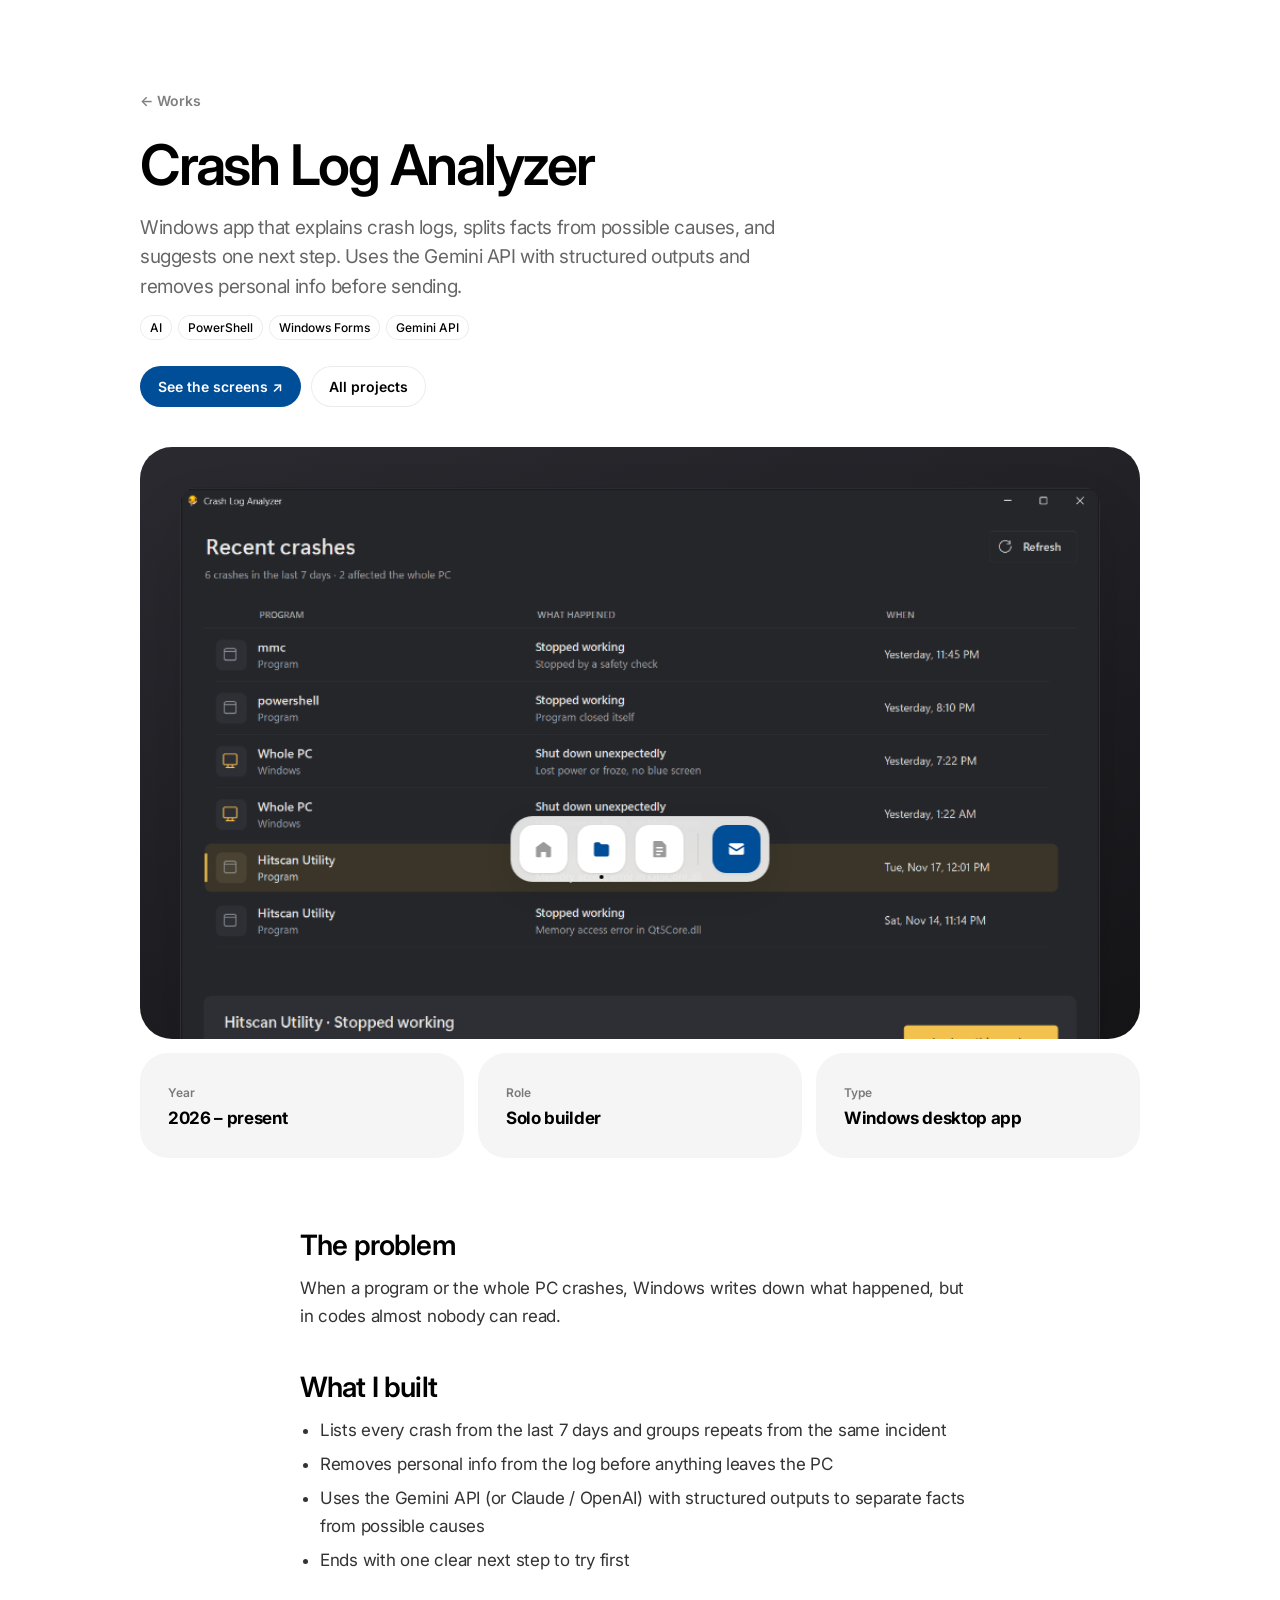
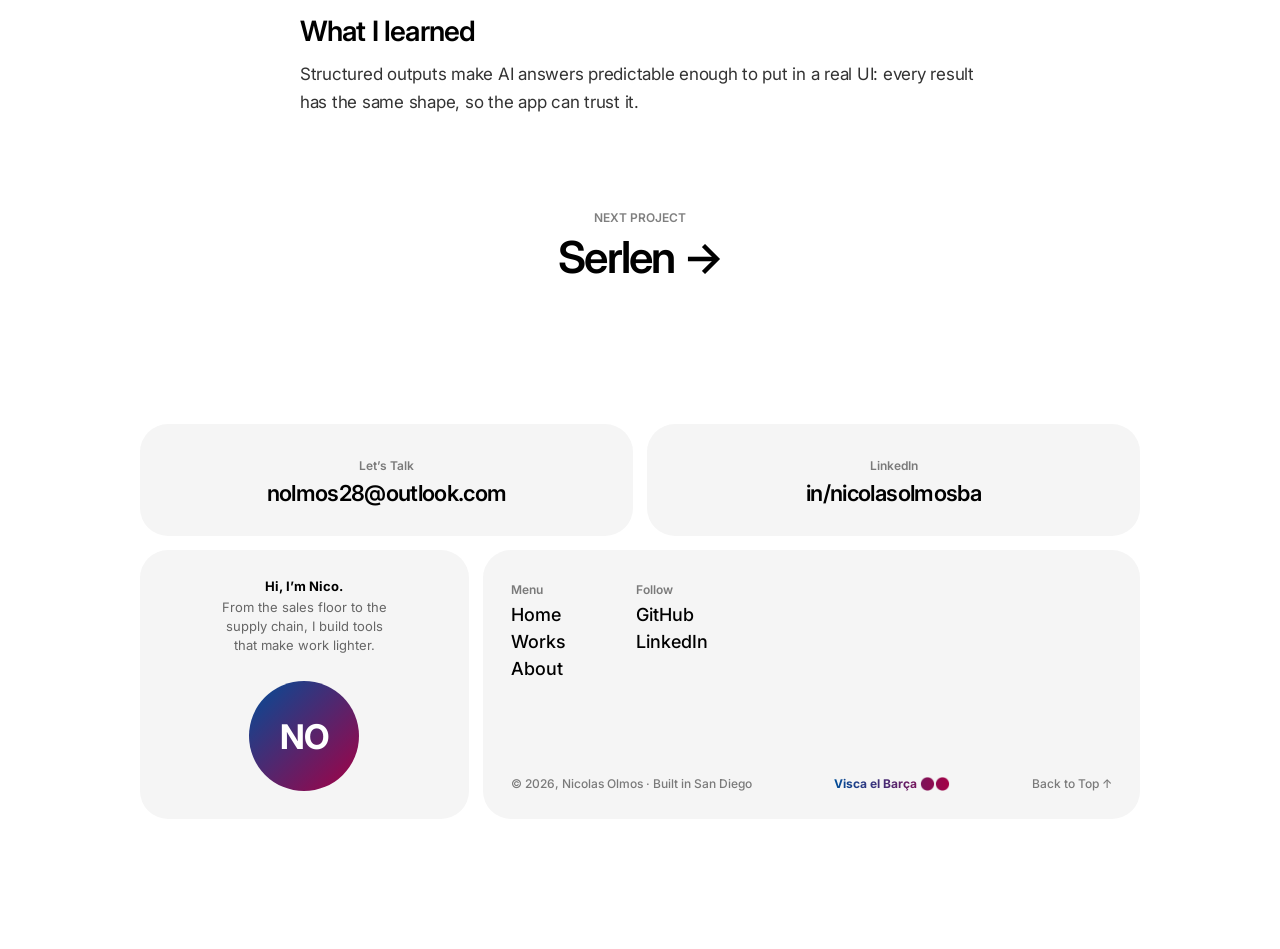
<file: projects/crash-log-analyzer/index.html>
<!doctype html>
<html lang="en">
<head>
<meta charset="utf-8">
<meta name="viewport" content="width=device-width, initial-scale=1">
<title>Crash Log Analyzer · Nico Olmos</title>
<link rel="preconnect" href="https://fonts.googleapis.com">
<link href="https://fonts.googleapis.com/css2?family=Inter:wght@400;500;600;700;800&family=DM+Mono:wght@500&display=swap" rel="stylesheet">
<link rel="stylesheet" href="/assets/style.css">
<link rel="icon" href="data:image/svg+xml,<svg xmlns='http://www.w3.org/2000/svg' viewBox='0 0 100 100'><text y='.9em' font-size='90'>🔵</text></svg>">
</head>
<body data-page="works" id="top">

<header class="wrap proj-hero">
  <a class="back reveal" href="/works/">← Works</a>
  <h1 class="reveal d1">Crash Log Analyzer</h1>
  <p class="lede reveal d2">Windows app that explains crash logs, splits facts from possible causes, and suggests one next step. Uses the Gemini API with structured outputs and removes personal info before sending.</p>
  <div class="tags reveal d2"><span>AI</span><span>PowerShell</span><span>Windows Forms</span><span>Gemini API</span></div>
  <div class="actions reveal d3"><a class="btn" href="https://6nico.github.io/crash-log-analyzer/" target="_blank" rel="noopener">See the screens ↗</a><a class="btn ghost" href="/works/">All projects</a></div>
</header>
<section class="wrap">
  <div class="proj-shot app reveal"><div class="frame" style="background:transparent"><img src="/assets/crash.png" alt="Crash Log Analyzer app window"></div></div>
  <div class="facts">
    <div class="card reveal"><span class="label">Year</span><b>2026 – present</b></div>
    <div class="card reveal d1"><span class="label">Role</span><b>Solo builder</b></div>
    <div class="card reveal d2"><span class="label">Type</span><b>Windows desktop app</b></div>
  </div>
</section>
<article class="wrap prose">
  <h2 class="reveal">The problem</h2>
  <p class="reveal">When a program or the whole PC crashes, Windows writes down what happened, but in codes almost nobody can read.</p>
  <h2 class="reveal">What I built</h2>
  <ul class="reveal"><li>Lists every crash from the last 7 days and groups repeats from the same incident</li><li>Removes personal info from the log before anything leaves the PC</li><li>Uses the Gemini API (or Claude / OpenAI) with structured outputs to separate facts from possible causes</li><li>Ends with one clear next step to try first</li></ul>
  <h2 class="reveal">What I learned</h2>
  <p class="reveal">Structured outputs make AI answers predictable enough to put in a real UI: every result has the same shape, so the app can trust it.</p>
  <a class="next reveal" href="/projects/serlen/"><small>NEXT PROJECT</small><big>Serlen →</big></a>
</article>

<div id="footer"></div>
<script src="/assets/main.js"></script>
</body>
</html>
</file>
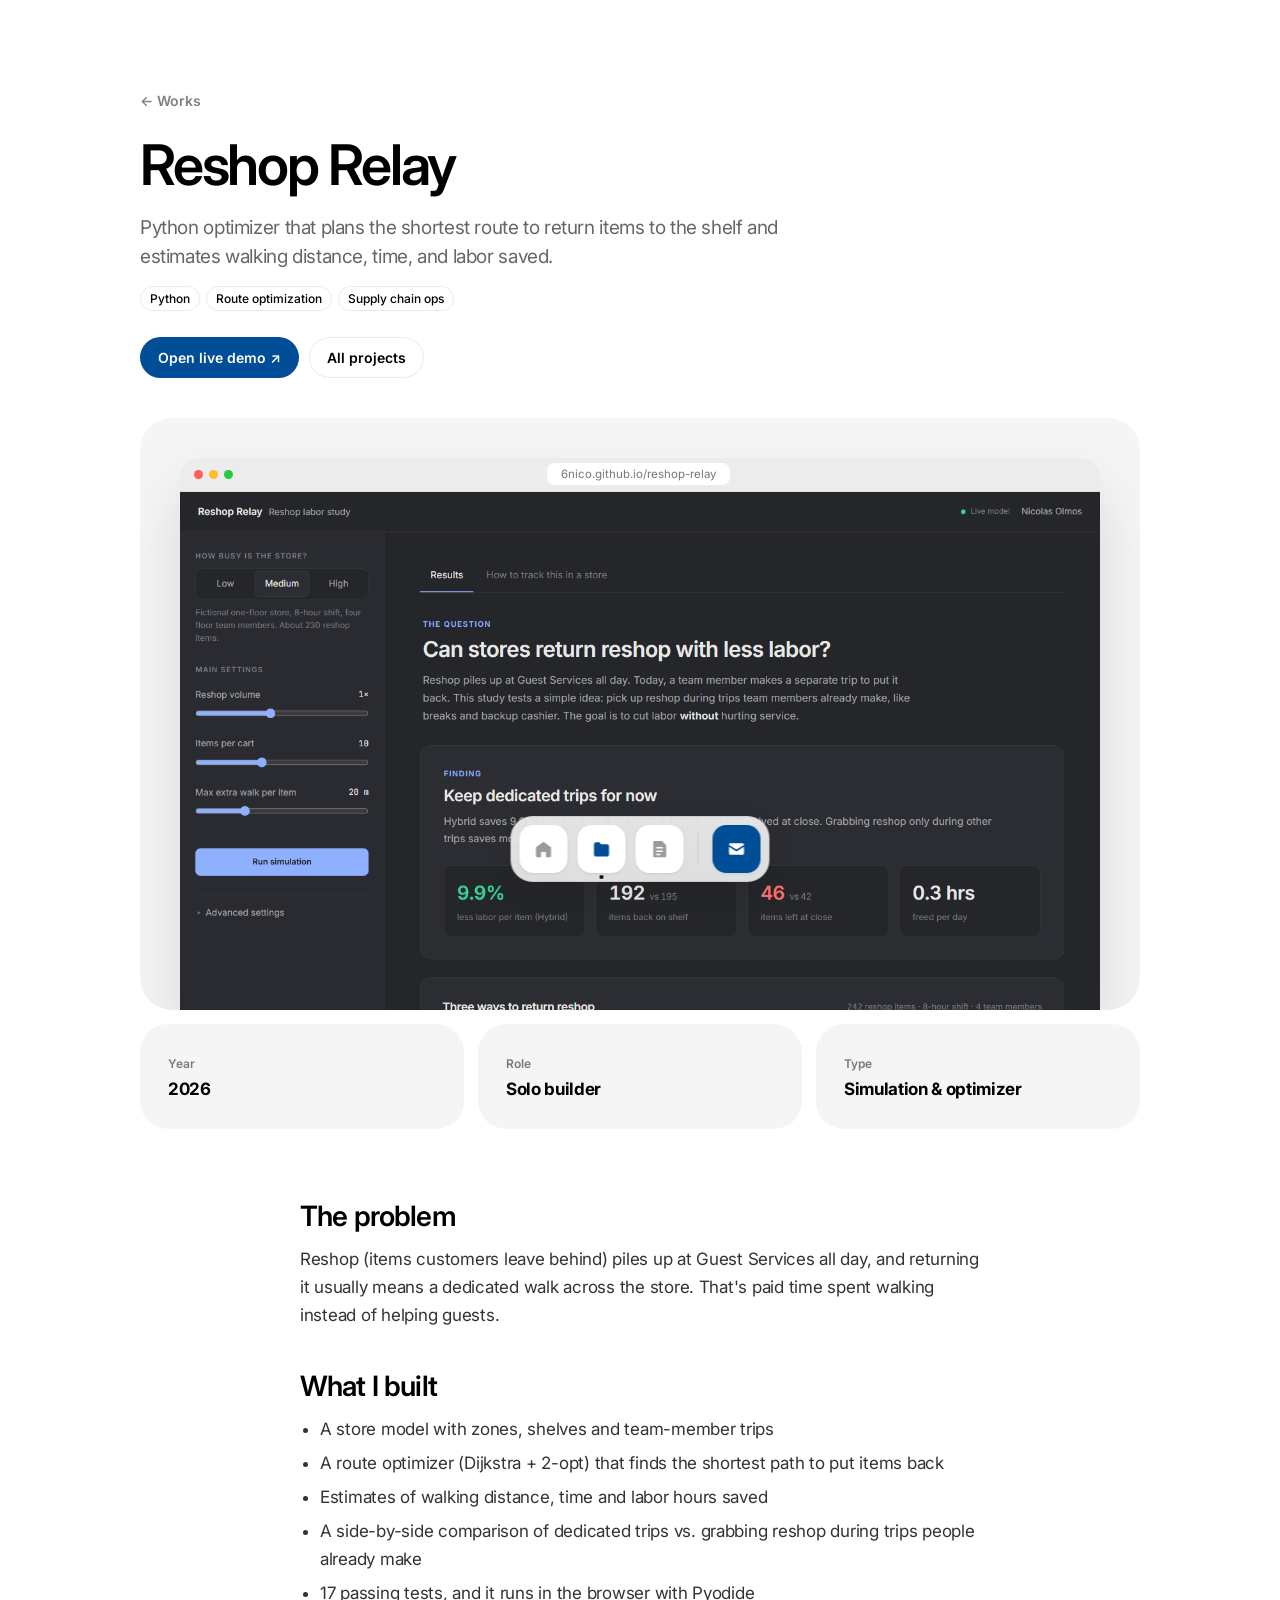
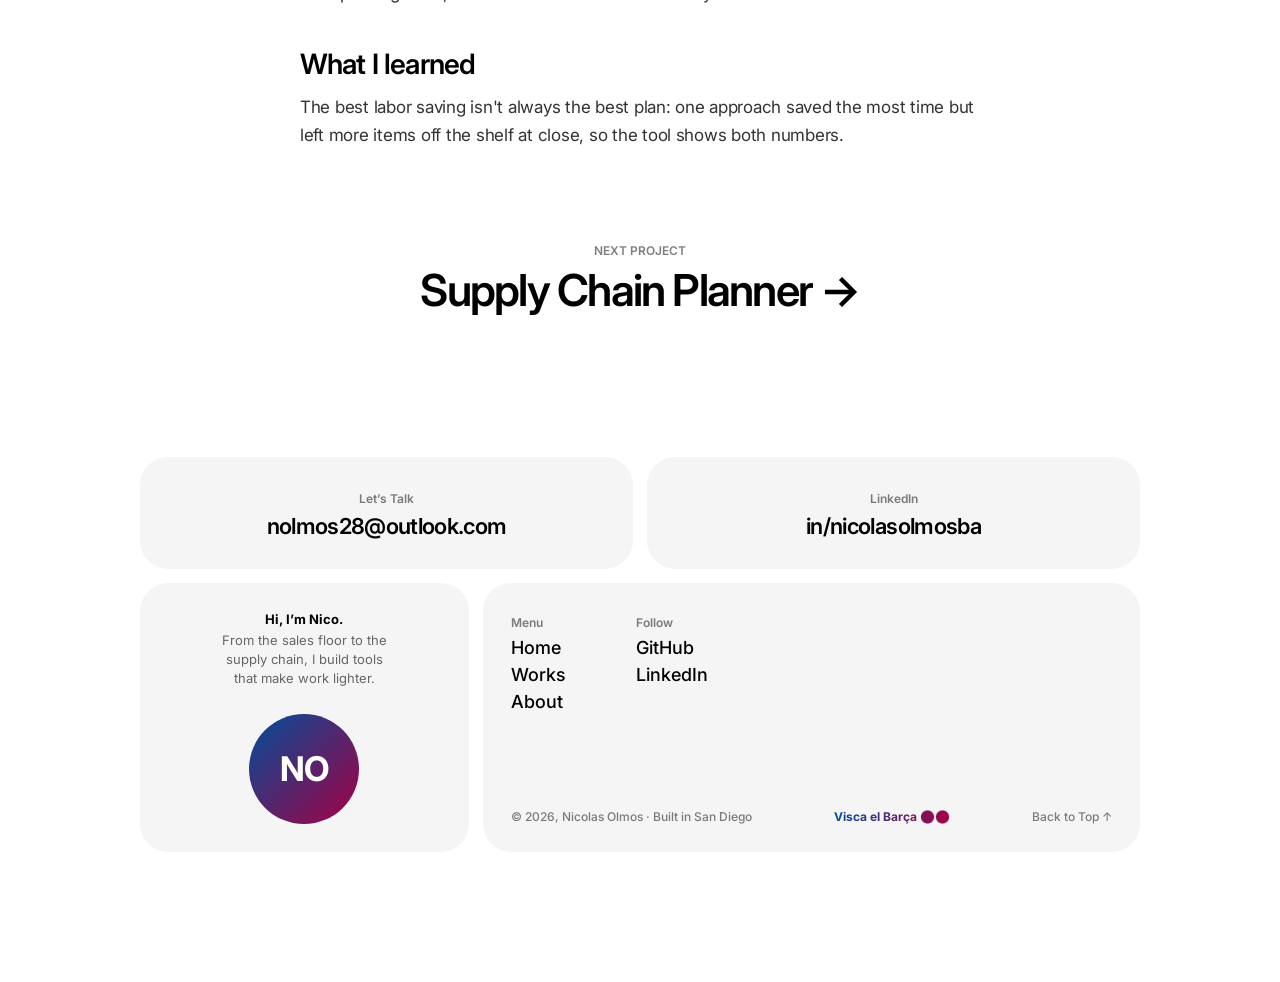
<file: projects/reshop-relay/index.html>
<!doctype html>
<html lang="en">
<head>
<meta charset="utf-8">
<meta name="viewport" content="width=device-width, initial-scale=1">
<title>Reshop Relay · Nico Olmos</title>
<link rel="preconnect" href="https://fonts.googleapis.com">
<link href="https://fonts.googleapis.com/css2?family=Inter:wght@400;500;600;700;800&family=DM+Mono:wght@500&display=swap" rel="stylesheet">
<link rel="stylesheet" href="/assets/style.css">
<link rel="icon" href="data:image/svg+xml,<svg xmlns='http://www.w3.org/2000/svg' viewBox='0 0 100 100'><text y='.9em' font-size='90'>🔵</text></svg>">
</head>
<body data-page="works" id="top">

<header class="wrap proj-hero">
  <a class="back reveal" href="/works/">← Works</a>
  <h1 class="reveal d1">Reshop Relay</h1>
  <p class="lede reveal d2">Python optimizer that plans the shortest route to return items to the shelf and estimates walking distance, time, and labor saved.</p>
  <div class="tags reveal d2"><span>Python</span><span>Route optimization</span><span>Supply chain ops</span></div>
  <div class="actions reveal d3"><a class="btn" href="https://6nico.github.io/reshop-relay/" target="_blank" rel="noopener">Open live demo ↗</a><a class="btn ghost" href="/works/">All projects</a></div>
</header>
<section class="wrap">
  <div class="proj-shot reveal"><div class="frame"><div class="bbar"><i></i><i></i><i></i><span>6nico.github.io/reshop-relay</span></div><img src="/assets/reshop.png" alt="Reshop Relay screenshot"></div></div>
  <div class="facts">
    <div class="card reveal"><span class="label">Year</span><b>2026</b></div>
    <div class="card reveal d1"><span class="label">Role</span><b>Solo builder</b></div>
    <div class="card reveal d2"><span class="label">Type</span><b>Simulation & optimizer</b></div>
  </div>
</section>
<article class="wrap prose">
  <h2 class="reveal">The problem</h2>
  <p class="reveal">Reshop (items customers leave behind) piles up at Guest Services all day, and returning it usually means a dedicated walk across the store. That's paid time spent walking instead of helping guests.</p>
  <h2 class="reveal">What I built</h2>
  <ul class="reveal"><li>A store model with zones, shelves and team-member trips</li><li>A route optimizer (Dijkstra + 2-opt) that finds the shortest path to put items back</li><li>Estimates of walking distance, time and labor hours saved</li><li>A side-by-side comparison of dedicated trips vs. grabbing reshop during trips people already make</li><li>17 passing tests, and it runs in the browser with Pyodide</li></ul>
  <h2 class="reveal">What I learned</h2>
  <p class="reveal">The best labor saving isn't always the best plan: one approach saved the most time but left more items off the shelf at close, so the tool shows both numbers.</p>
  <a class="next reveal" href="/projects/supply-chain-planner/"><small>NEXT PROJECT</small><big>Supply Chain Planner →</big></a>
</article>

<div id="footer"></div>
<script src="/assets/main.js"></script>
</body>
</html>
</file>
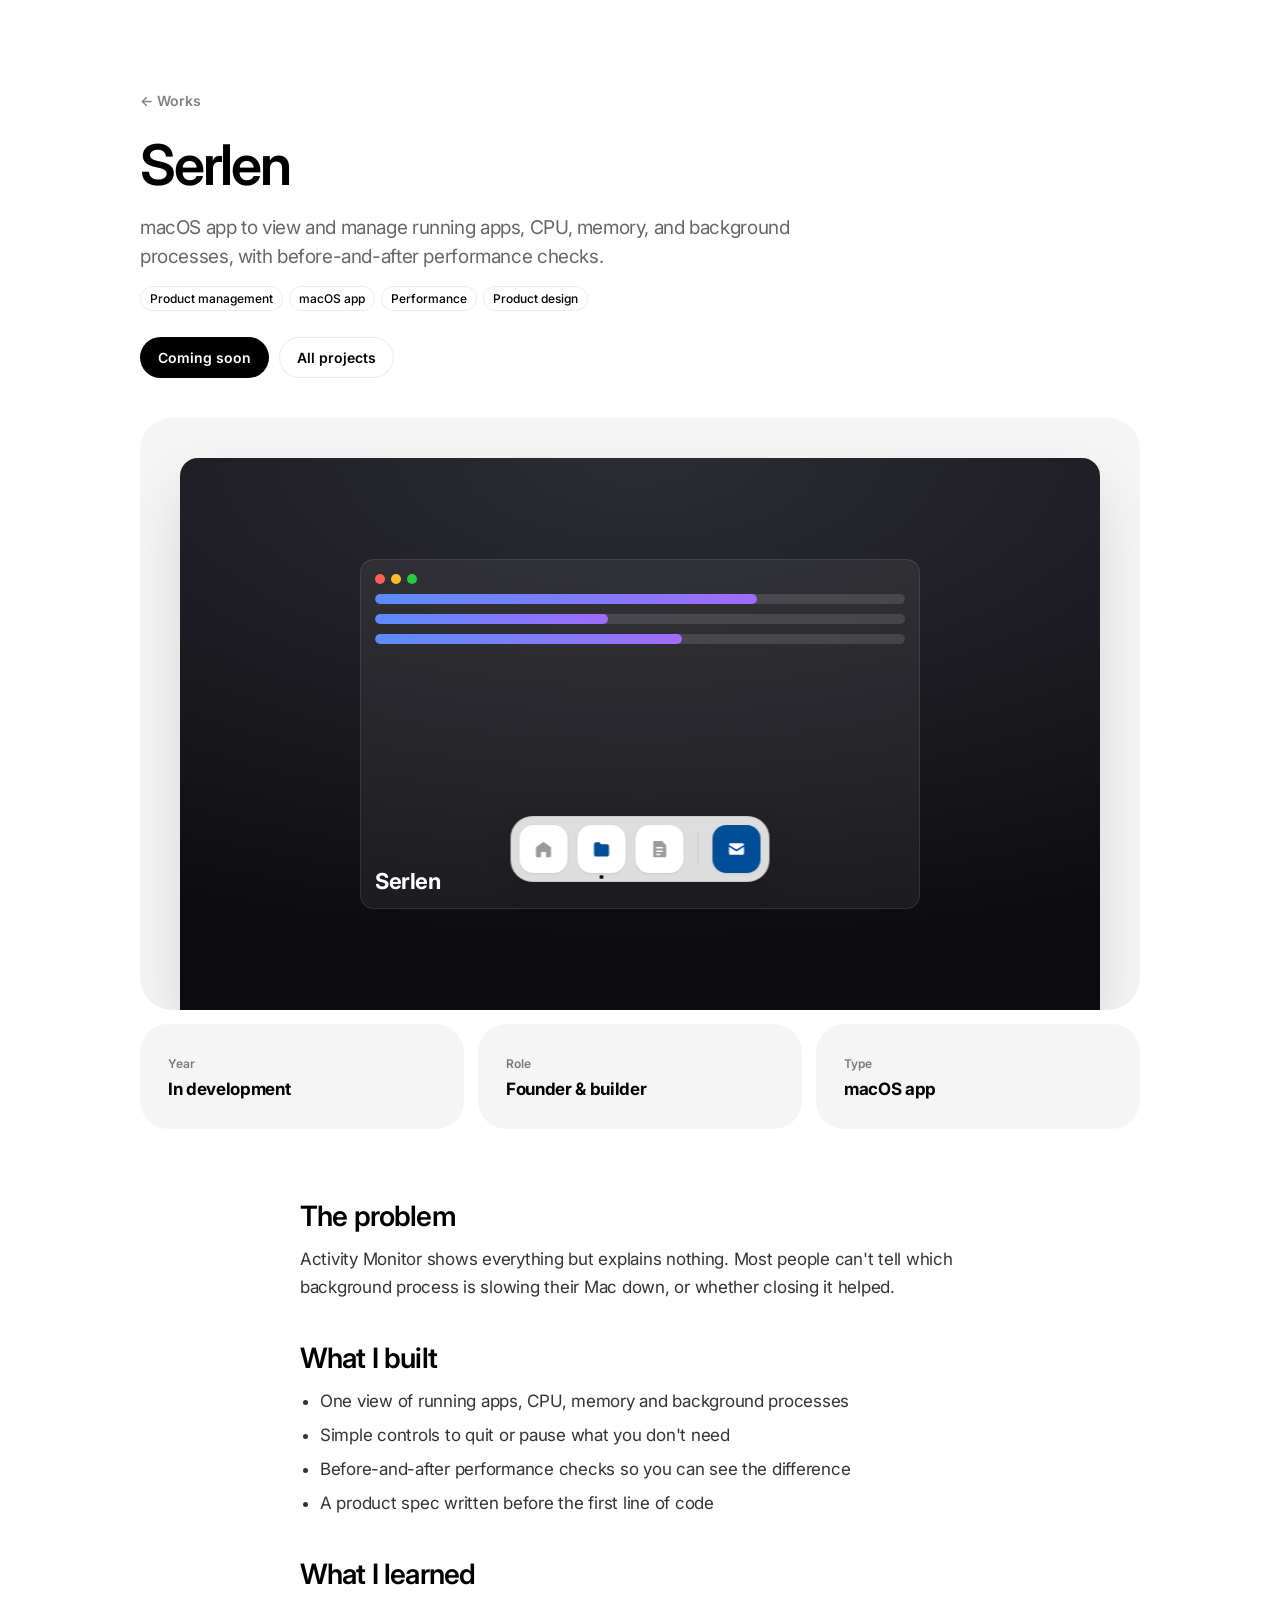
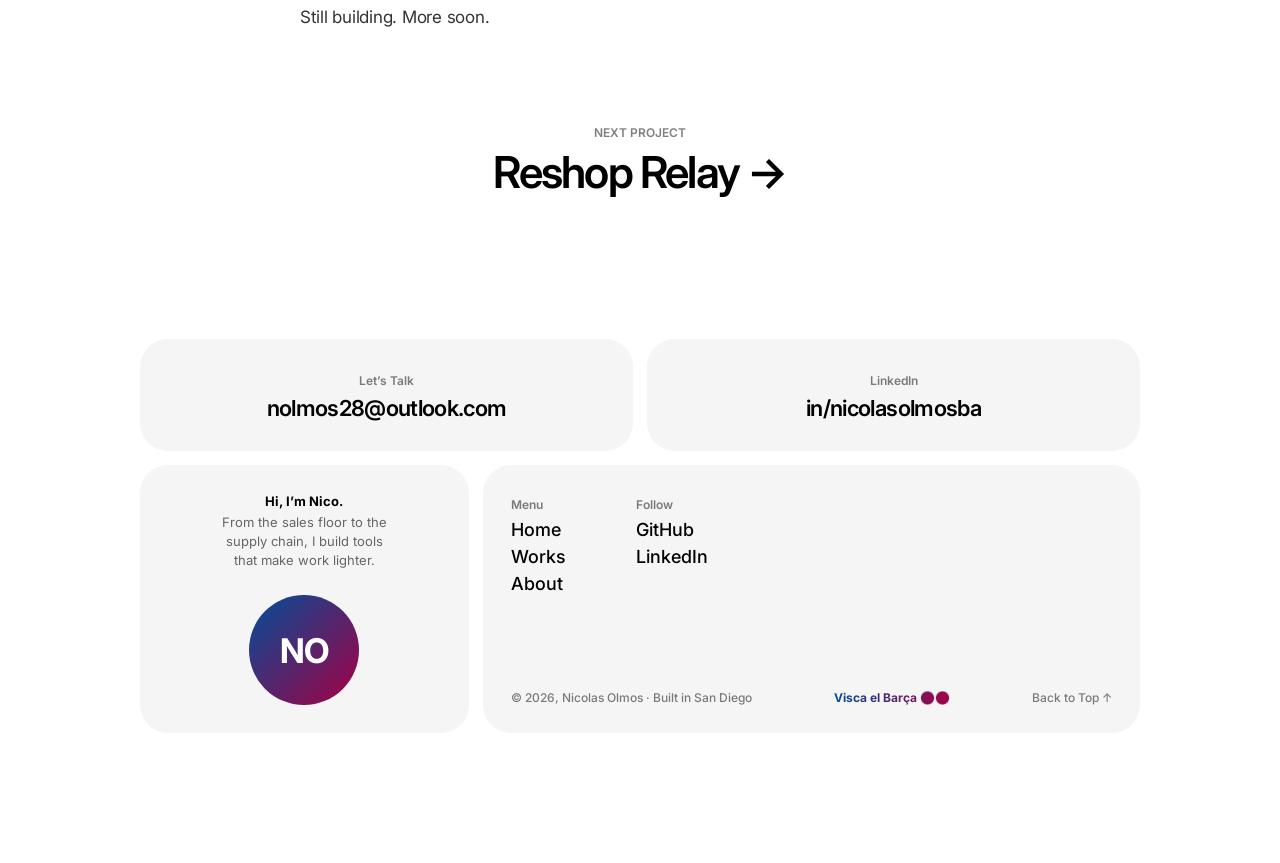
<file: projects/serlen/index.html>
<!doctype html>
<html lang="en">
<head>
<meta charset="utf-8">
<meta name="viewport" content="width=device-width, initial-scale=1">
<title>Serlen · Nico Olmos</title>
<link rel="preconnect" href="https://fonts.googleapis.com">
<link href="https://fonts.googleapis.com/css2?family=Inter:wght@400;500;600;700;800&family=DM+Mono:wght@500&display=swap" rel="stylesheet">
<link rel="stylesheet" href="/assets/style.css">
<link rel="icon" href="data:image/svg+xml,<svg xmlns='http://www.w3.org/2000/svg' viewBox='0 0 100 100'><text y='.9em' font-size='90'>🔵</text></svg>">
</head>
<body data-page="works" id="top">

<header class="wrap proj-hero">
  <a class="back reveal" href="/works/">← Works</a>
  <h1 class="reveal d1">Serlen</h1>
  <p class="lede reveal d2">macOS app to view and manage running apps, CPU, memory, and background processes, with before-and-after performance checks.</p>
  <div class="tags reveal d2"><span>Product management</span><span>macOS app</span><span>Performance</span><span>Product design</span></div>
  <div class="actions reveal d3"><span class="btn" style="background:#000;cursor:default">Coming soon</span><a class="btn ghost" href="/works/">All projects</a></div>
</header>
<section class="wrap">
  <div class="proj-shot reveal"><div class="frame"><div class="serlen"><div class="win"><div class="lights"><i></i><i></i><i></i></div><div class="bar" style="--w:72%"></div><div class="bar" style="--w:44%"></div><div class="bar" style="--w:58%"></div><div class="name">Serlen</div></div></div></div></div>
  <div class="facts">
    <div class="card reveal"><span class="label">Year</span><b>In development</b></div>
    <div class="card reveal d1"><span class="label">Role</span><b>Founder & builder</b></div>
    <div class="card reveal d2"><span class="label">Type</span><b>macOS app</b></div>
  </div>
</section>
<article class="wrap prose">
  <h2 class="reveal">The problem</h2>
  <p class="reveal">Activity Monitor shows everything but explains nothing. Most people can't tell which background process is slowing their Mac down, or whether closing it helped.</p>
  <h2 class="reveal">What I built</h2>
  <ul class="reveal"><li>One view of running apps, CPU, memory and background processes</li><li>Simple controls to quit or pause what you don't need</li><li>Before-and-after performance checks so you can see the difference</li><li>A product spec written before the first line of code</li></ul>
  <h2 class="reveal">What I learned</h2>
  <p class="reveal">Still building. More soon.</p>
  <a class="next reveal" href="/projects/reshop-relay/"><small>NEXT PROJECT</small><big>Reshop Relay →</big></a>
</article>

<div id="footer"></div>
<script src="/assets/main.js"></script>
</body>
</html>
</file>
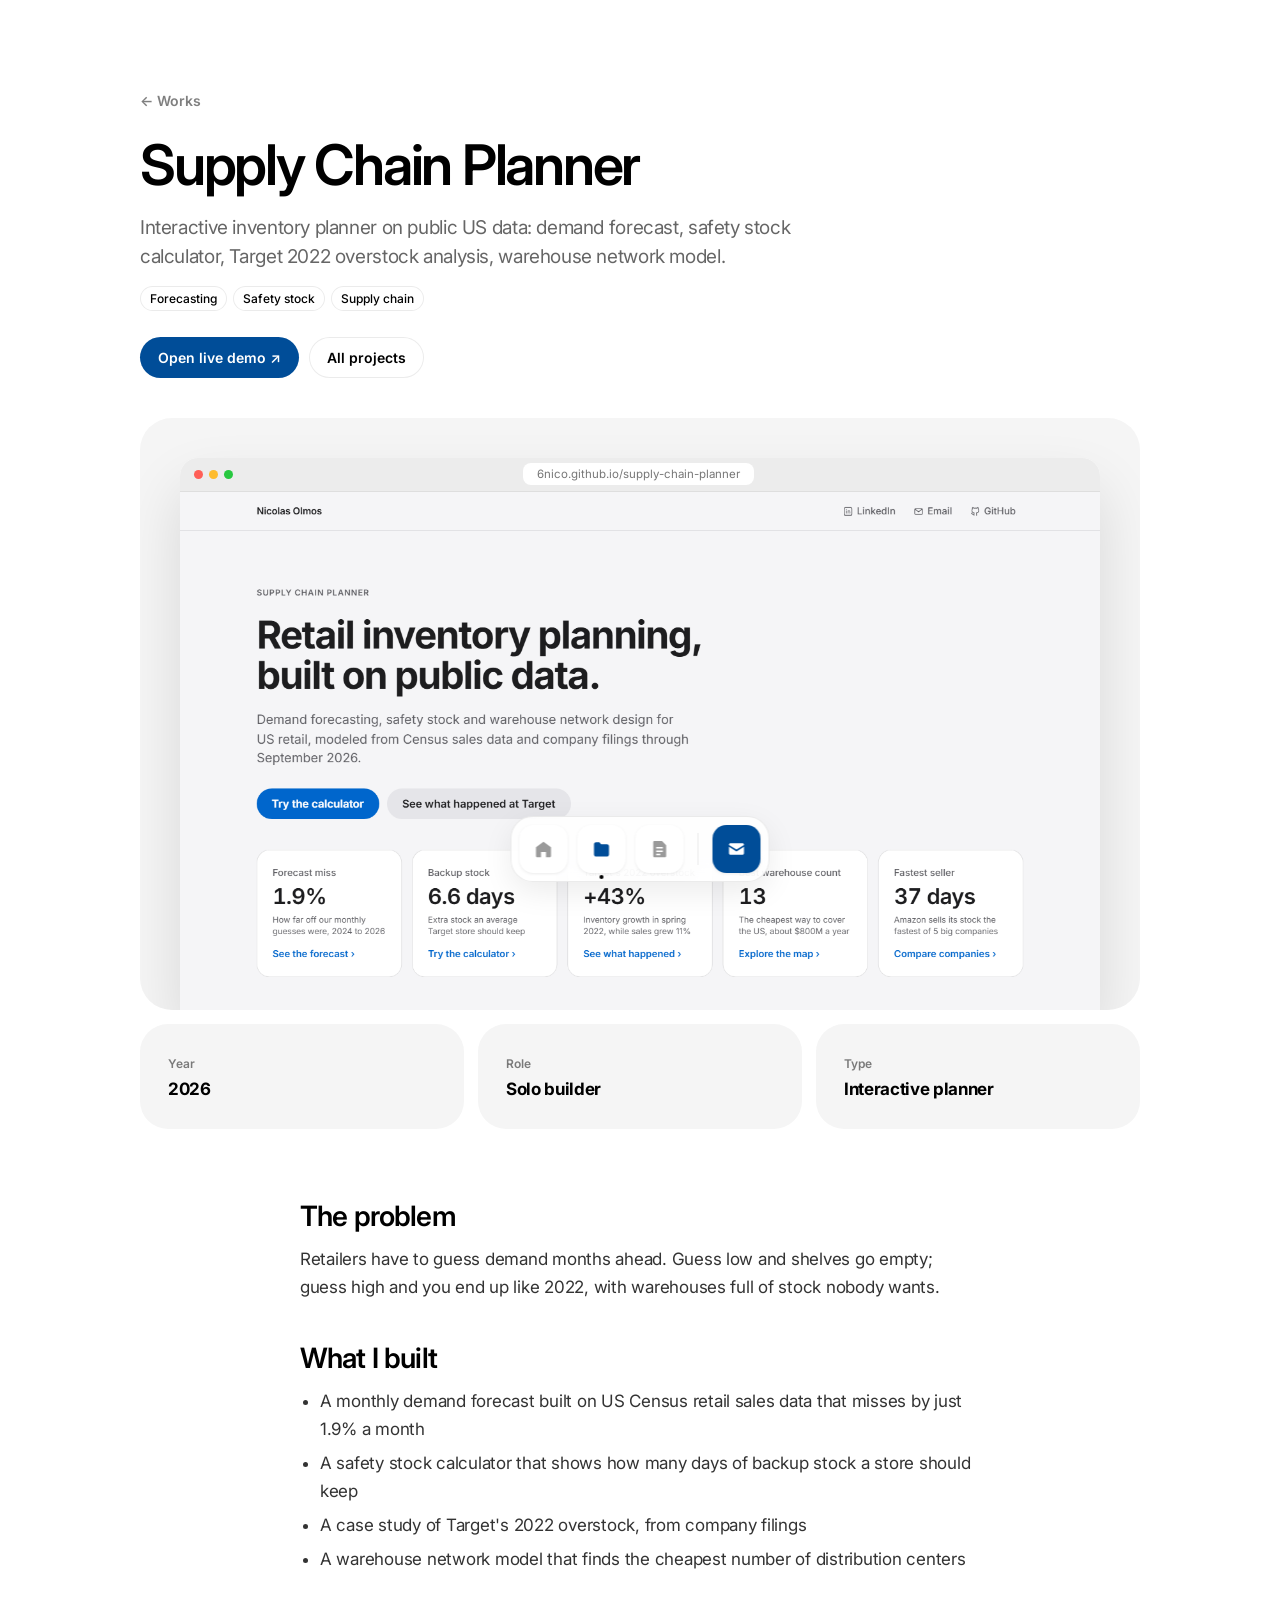
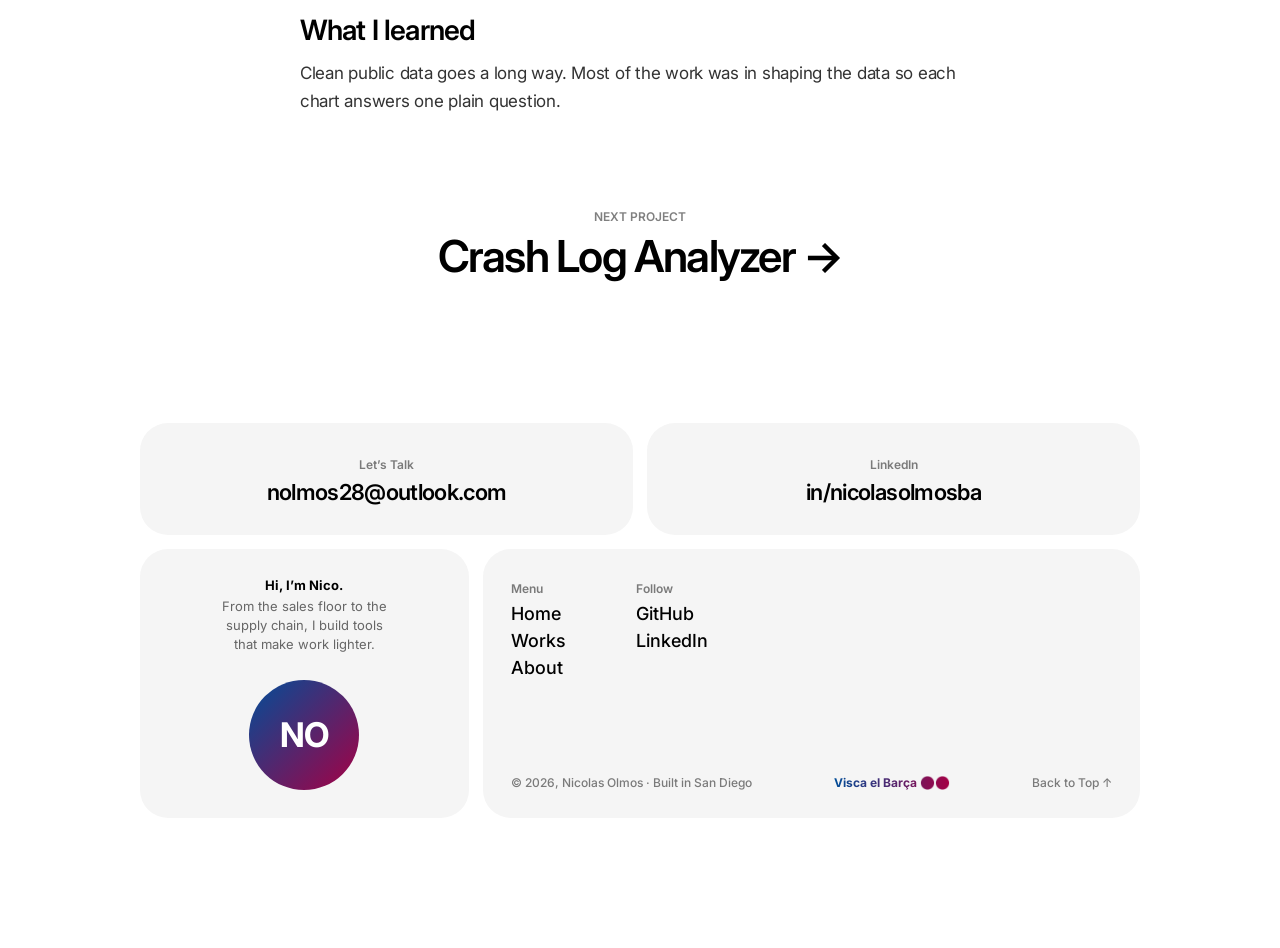
<file: projects/supply-chain-planner/index.html>
<!doctype html>
<html lang="en">
<head>
<meta charset="utf-8">
<meta name="viewport" content="width=device-width, initial-scale=1">
<title>Supply Chain Planner · Nico Olmos</title>
<link rel="preconnect" href="https://fonts.googleapis.com">
<link href="https://fonts.googleapis.com/css2?family=Inter:wght@400;500;600;700;800&family=DM+Mono:wght@500&display=swap" rel="stylesheet">
<link rel="stylesheet" href="/assets/style.css">
<link rel="icon" href="data:image/svg+xml,<svg xmlns='http://www.w3.org/2000/svg' viewBox='0 0 100 100'><text y='.9em' font-size='90'>🔵</text></svg>">
</head>
<body data-page="works" id="top">

<header class="wrap proj-hero">
  <a class="back reveal" href="/works/">← Works</a>
  <h1 class="reveal d1">Supply Chain Planner</h1>
  <p class="lede reveal d2">Interactive inventory planner on public US data: demand forecast, safety stock calculator, Target 2022 overstock analysis, warehouse network model.</p>
  <div class="tags reveal d2"><span>Forecasting</span><span>Safety stock</span><span>Supply chain</span></div>
  <div class="actions reveal d3"><a class="btn" href="https://6nico.github.io/supply-chain-planner/" target="_blank" rel="noopener">Open live demo ↗</a><a class="btn ghost" href="/works/">All projects</a></div>
</header>
<section class="wrap">
  <div class="proj-shot reveal"><div class="frame"><div class="bbar"><i></i><i></i><i></i><span>6nico.github.io/supply-chain-planner</span></div><img src="/assets/supply.png" alt="Supply Chain Planner screenshot"></div></div>
  <div class="facts">
    <div class="card reveal"><span class="label">Year</span><b>2026</b></div>
    <div class="card reveal d1"><span class="label">Role</span><b>Solo builder</b></div>
    <div class="card reveal d2"><span class="label">Type</span><b>Interactive planner</b></div>
  </div>
</section>
<article class="wrap prose">
  <h2 class="reveal">The problem</h2>
  <p class="reveal">Retailers have to guess demand months ahead. Guess low and shelves go empty; guess high and you end up like 2022, with warehouses full of stock nobody wants.</p>
  <h2 class="reveal">What I built</h2>
  <ul class="reveal"><li>A monthly demand forecast built on US Census retail sales data that misses by just 1.9% a month</li><li>A safety stock calculator that shows how many days of backup stock a store should keep</li><li>A case study of Target's 2022 overstock, from company filings</li><li>A warehouse network model that finds the cheapest number of distribution centers</li></ul>
  <h2 class="reveal">What I learned</h2>
  <p class="reveal">Clean public data goes a long way. Most of the work was in shaping the data so each chart answers one plain question.</p>
  <a class="next reveal" href="/projects/crash-log-analyzer/"><small>NEXT PROJECT</small><big>Crash Log Analyzer →</big></a>
</article>

<div id="footer"></div>
<script src="/assets/main.js"></script>
</body>
</html>
</file>
<file: assets/style.css>
:root {
  --ink: #000;
  --ink-2: rgba(0, 0, 0, 0.5);
  --ink-3: #666;
  --card: #f5f5f5;
  --card-2: #ededed;
  --line: rgba(0, 0, 0, 0.08);
  --blue: #004d98;
  --garnet: #a50044;
  --gold: #edbb00;
  --radius: 28px;
  --max: 1000px;
}

* { box-sizing: border-box; margin: 0; padding: 0; }
html { scroll-behavior: smooth; }
body {
  font-family: "Inter", system-ui, sans-serif;
  background: #fff;
  color: var(--ink);
  -webkit-font-smoothing: antialiased;
  overflow-x: hidden;
}
a { color: inherit; text-decoration: none; }
img { display: block; max-width: 100%; }
.wrap { width: min(var(--max), 100% - 32px); margin: 0 auto; }

/* ---------- Reveal motion ---------- */
.reveal { opacity: 0; transform: translateY(28px); filter: blur(6px);
  transition: opacity .9s cubic-bezier(.2,.7,.2,1), transform .9s cubic-bezier(.2,.7,.2,1), filter .9s; }
.reveal.in { opacity: 1; transform: none; filter: none; }
.reveal.d1 { transition-delay: .08s; } .reveal.d2 { transition-delay: .16s; }
.reveal.d3 { transition-delay: .24s; } .reveal.d4 { transition-delay: .32s; }
@media (prefers-reduced-motion: reduce) {
  .reveal { opacity: 1; transform: none; filter: none; transition: none; }
}

/* ---------- Dock nav ---------- */
.dock {
  position: fixed; left: 50%; bottom: 18px; transform: translateX(-50%);
  display: flex; align-items: center; gap: 10px; padding: 8px;
  background: rgba(255,255,255,.85); backdrop-filter: blur(14px);
  border: 1px solid var(--line); border-radius: 22px;
  box-shadow: 0 10px 30px rgba(0,0,0,.08); z-index: 50;
}
.dock a { position: relative; width: 48px; height: 48px; border-radius: 14px;
  display: grid; place-items: center; background: #fff;
  box-shadow: 0 1px 3px rgba(0,0,0,.08); color: #9a9a9a;
  transition: transform .25s cubic-bezier(.3,1.6,.5,1), color .2s; }
.dock a:hover { transform: translateY(-4px) scale(1.08); color: var(--blue); }
.dock a.active { color: var(--blue); }
.dock a.active::after { content: ""; position: absolute; bottom: -6px; width: 4px; height: 4px; border-radius: 50%; background: #000; }
.dock a .tip { position: absolute; bottom: 60px; background: #111; color: #fff; font-size: 12px; font-weight: 500;
  padding: 4px 8px; border-radius: 8px; opacity: 0; pointer-events: none; transform: translateY(4px); transition: .2s; white-space: nowrap; }
.dock a:hover .tip { opacity: 1; transform: none; }
.dock .sep { width: 1px; height: 32px; background: var(--line); margin: 0 4px; }
.dock a.mail { background: var(--blue); color: #fff; }
.dock a.mail:hover { background: var(--garnet); color: #fff; }
.dock svg { width: 20px; height: 20px; }

/* ---------- Hero ---------- */
.hero { min-height: 100svh; display: flex; flex-direction: column; align-items: center; justify-content: center;
  text-align: center; padding: 120px 0 140px; }
.avatar { position: relative; width: 96px; height: 96px; border-radius: 50%;
  background: linear-gradient(135deg, var(--blue), var(--garnet)); color: #fff;
  display: grid; place-items: center; font-weight: 700; font-size: 32px; letter-spacing: -1px; margin-bottom: 36px; }
.avatar::after { content: ""; position: absolute; right: 4px; bottom: 4px; width: 14px; height: 14px;
  border-radius: 50%; background: #2fc25b; border: 3px solid #fff; }
.hero h1 { font-size: clamp(34px, 6vw, 48px); line-height: 1.16; letter-spacing: -0.03em; font-weight: 600; color: var(--ink-2); max-width: 720px; text-wrap: balance; }
.hero h1 .k { color: #000; }
.wave { display: inline-block; transform-origin: 70% 70%; animation: wave 2.4s ease-in-out infinite; }
@keyframes wave { 0%,60%,100% { transform: rotate(0); } 10%,30% { transform: rotate(14deg); } 20% { transform: rotate(-8deg); } 40% { transform: rotate(-4deg); } 50% { transform: rotate(10deg); } }
.school { display: flex; align-items: center; gap: 8px; margin-top: 44px; font-size: 15px; letter-spacing: -0.03em; color: #000a3e; }
.school .crest { width: 22px; height: 22px; border-radius: 6px; background: #182b49; color: #ffcd00; font-size: 9px; font-weight: 800; display: grid; place-items: center; }
.pill { display: inline-flex; align-items: center; gap: 8px; margin-top: 18px; padding: 7px 14px; border-radius: 999px;
  background: var(--card); font-size: 13px; font-weight: 500; color: #333; }
.pill .dot { width: 8px; height: 8px; border-radius: 50%; background: #2fc25b; box-shadow: 0 0 0 0 rgba(47,194,91,.6); animation: ping 2s infinite; }
@keyframes ping { 70% { box-shadow: 0 0 0 8px rgba(47,194,91,0); } 100% { box-shadow: 0 0 0 0 rgba(47,194,91,0); } }
.socials { display: flex; gap: 10px; margin-top: 26px; }
.socials a { width: 30px; height: 30px; border-radius: 8px; display: grid; place-items: center; transition: transform .2s; }
.socials a:hover { transform: translateY(-3px) rotate(-4deg); }
.socials svg { width: 22px; height: 22px; }

/* ---------- Bento ---------- */
.card { background: var(--card); border-radius: var(--radius); padding: 28px; position: relative; overflow: hidden; }
.label { font-size: 12px; font-weight: 600; color: var(--ink-2); }
.label.up { text-transform: uppercase; letter-spacing: .02em; }
.bento { display: grid; grid-template-columns: 1fr 1fr; gap: 14px; }
.bento .tall { grid-row: span 2; display: flex; flex-direction: column; min-height: 560px; }
.bento h2 { font-size: 32px; line-height: 1.16; letter-spacing: -0.02em; font-weight: 600; color: var(--ink-2); }
.bento h2 .k { color: #000; }
.bento h3 { font-size: 24px; letter-spacing: -0.03em; font-weight: 600; line-height: 1.2; }
.bento h4 { font-size: 22px; letter-spacing: -0.04em; font-weight: 700; line-height: 1.4; margin-top: 4px; }
.monogram { margin: auto auto 0; width: 220px; height: 220px; border-radius: 50%;
  background: radial-gradient(circle at 30% 30%, #fff 0 30%, transparent 31%), #e6e6e6;
  display: grid; place-items: center; font-size: 84px; font-weight: 700; letter-spacing: -4px; color: #cfcfcf;
  transition: color .4s, background .4s; }
.tall:hover .monogram { color: #fff; background: linear-gradient(135deg, var(--blue) 50%, var(--garnet) 50%); }
.work-list { margin-top: 6px; display: grid; gap: 4px; }
.work-row { display: flex; align-items: baseline; gap: 10px; }
.work-logos { display: flex; gap: 14px; margin-top: 24px; justify-content: center; }
.logo-tile { width: 76px; height: 76px; border-radius: 22px; display: grid; place-items: center; font-weight: 800; color: #fff; font-size: 13px; letter-spacing: -.2px; }
.logo-tile.target { background: #fff; }
.logo-tile.target span { width: 44px; height: 44px; border-radius: 50%; border: 9px solid #cc0000; position: relative; }
.logo-tile.target span::after { content: ""; position: absolute; inset: 4px; border-radius: 50%; background: #cc0000; }
.logo-tile.bby { background: #0046be; } .logo-tile.bby span { background: #ffe000; color: #000; padding: 4px 6px; border-radius: 4px; font-size: 12px; }
.yrs { text-align: center; margin-top: 14px; font-size: 13px; color: var(--ink-3); }
.code { margin-top: 18px; background: #fff; border-radius: 18px; padding: 18px; font-family: "DM Mono", monospace; font-size: 14px; line-height: 1.45; color: var(--ink-2); white-space: pre; overflow-x: auto; }
.code .kw { color: var(--garnet); } .code .fn { color: var(--blue); } .code .st { color: #2a7a3b; }
.code-out { margin-top: 14px; font-size: 30px; font-weight: 800; letter-spacing: -0.04em; }
.code-out .cursor { display: inline-block; width: 3px; height: 28px; background: var(--blue); vertical-align: -3px; margin-left: 2px; animation: blink 1s steps(1) infinite; }
@keyframes blink { 50% { opacity: 0; } }
.tools-row { display: flex; gap: 8px; flex-wrap: wrap; }
.tool { width: 34px; height: 34px; border-radius: 9px; display: grid; place-items: center; font-size: 11px; font-weight: 800; color: #fff; }
.likes { display: flex; flex-direction: column; justify-content: flex-end; }
.rotator { height: 56px; overflow: hidden; position: relative; }
.rotator ul { list-style: none; animation: rot 10s cubic-bezier(.7,0,.3,1) infinite; }
.rotator li { height: 56px; font-family: "Satoshi", "Inter", sans-serif; font-weight: 700; font-size: 40px; letter-spacing: -0.01em; line-height: 56px; white-space: nowrap; }
@keyframes rot { 0%,20% { transform: translateY(0); } 25%,45% { transform: translateY(-56px); } 50%,70% { transform: translateY(-112px); } 75%,95% { transform: translateY(-168px); } 100% { transform: translateY(-224px); } }
.shots { display: grid; grid-template-columns: repeat(3, 1fr); gap: 8px; margin-top: 16px; }
.shots a { aspect-ratio: 1; border-radius: 14px; overflow: hidden; background: #ddd; }
.shots img { width: 100%; height: 100%; object-fit: cover; object-position: left top; transition: transform .5s; }
.shots a:hover img { transform: scale(1.08); }
.shots .soon { display: grid; place-items: center; background: #111; color: #fff; font-size: 12px; font-weight: 600; }

/* ---------- Section headings ---------- */
.sec { padding: 120px 0 0; }
.sec-head { display: flex; align-items: flex-end; justify-content: space-between; gap: 16px; margin-bottom: 28px; }
.sec-head.center { flex-direction: column; align-items: center; text-align: center; }
.sec-head h2 { font-size: 44px; letter-spacing: -0.02em; font-weight: 600; line-height: 1.16; }
.sec-head.center h2 { font-size: 32px; }
.btn { display: inline-flex; align-items: center; gap: 6px; padding: 12px 18px; border-radius: 999px; background: var(--blue); color: #fff; font-size: 14px; font-weight: 600; transition: transform .25s, background .25s; }
.btn:hover { transform: scale(1.05); background: var(--garnet); }
.btn.garnet { background: var(--garnet); } .btn.garnet:hover { background: var(--blue); }
.btn.ghost { background: #fff; color: #000; box-shadow: inset 0 0 0 1px var(--line); }

/* ---------- Matchday ---------- */
.matchday { background: var(--card); border-radius: var(--radius); padding: 40px; display: grid; grid-template-columns: 1.1fr 1fr; gap: 28px; align-items: center; position: relative; overflow: hidden; }
.matchday::before { content: ""; position: absolute; inset: 0 auto 0 0; width: 8px;
  background: repeating-linear-gradient(180deg, var(--blue) 0 24px, var(--garnet) 24px 48px); }
.matchday h3 { font-size: 30px; letter-spacing: -0.03em; font-weight: 700; line-height: 1.15; }
.matchday p { color: var(--ink-3); font-size: 16px; line-height: 1.6; margin-top: 10px; letter-spacing: -0.02em; }
.stats { display: grid; grid-template-columns: repeat(3, 1fr); gap: 10px; }
.stat { background: #fff; border-radius: 20px; padding: 20px 16px; }
.stat b { display: block; font-size: 40px; letter-spacing: -0.04em; font-weight: 700; font-variant-numeric: tabular-nums; }
.stat:nth-child(1) b { color: var(--gold); text-shadow: 0 1px 0 rgba(0,0,0,.08); }
.stat:nth-child(2) b { color: var(--blue); } .stat:nth-child(3) b { color: var(--garnet); }
.stat span { font-size: 12px; font-weight: 600; color: var(--ink-2); }
.pitch { margin-top: 18px; height: 10px; border-radius: 99px; background: linear-gradient(90deg, var(--blue) 50%, var(--garnet) 50%); }
.source { font-size: 11px !important; margin-top: 12px !important; color: #999 !important; }

/* ---------- Carousel ---------- */
.carousel { position: relative; }
.track { display: flex; gap: 16px; overflow-x: auto; scroll-snap-type: x mandatory; scrollbar-width: none; padding: 0 calc((100vw - min(var(--max), 100vw - 32px)) / 2); scroll-padding: 0 calc((100vw - min(var(--max), 100vw - 32px)) / 2); }
.track::-webkit-scrollbar { display: none; }
.pcard { flex: 0 0 min(var(--max), 100vw - 32px); scroll-snap-align: start; background: #f7f7f7; border-radius: 36px; padding: 40px 48px 0; display: flex; flex-direction: column; }
.pcard-top { display: flex; justify-content: space-between; align-items: flex-start; gap: 18px; }
.pcard h2 { font-size: 32px; letter-spacing: -0.02em; font-weight: 600; }
.pcard .meta { font-size: 12px; font-weight: 600; color: var(--ink-2); margin-top: 4px; }
.pcard p.desc { font-size: 15px; line-height: 1.55; color: var(--ink-3); margin-top: 14px; max-width: 620px; letter-spacing: -0.02em; }
.tags { display: flex; flex-wrap: wrap; gap: 6px; margin-top: 14px; }
.tags span { font-size: 12px; font-weight: 500; padding: 5px 10px; border-radius: 999px; background: #fff; box-shadow: inset 0 0 0 1px var(--line); }
.pcard .shot { margin-top: 28px; border-radius: 22px 22px 0 0; overflow: hidden; background: #e9e9e9; aspect-ratio: 16/8.4; box-shadow: 0 -1px 0 var(--line), 0 20px 50px rgba(0,0,0,.08); }
.pcard .shot img { width: 100%; height: 100%; object-fit: cover; object-position: top; transition: transform .8s cubic-bezier(.2,.7,.2,1); }
.pcard:hover .shot img { transform: scale(1.03) translateY(-6px); }
.badge-soon { display: inline-block; margin-left: 10px; vertical-align: middle; font-size: 11px; font-weight: 700; padding: 4px 9px; border-radius: 999px; background: #000; color: #fff; letter-spacing: .02em; }
.serlen { width: 100%; height: 100%; background: radial-gradient(120% 90% at 50% 0%, #2c2c34, #0c0c10); display: grid; place-items: center; }
.serlen .win { width: 70%; max-width: 560px; aspect-ratio: 16/10; border-radius: 14px; background: rgba(255,255,255,.06); border: 1px solid rgba(255,255,255,.1); padding: 14px; display: flex; flex-direction: column; gap: 10px; }
.serlen .lights { display: flex; gap: 6px; } .serlen .lights i { width: 10px; height: 10px; border-radius: 50%; background: #ff5f57; } .serlen .lights i:nth-child(2) { background: #febc2e; } .serlen .lights i:nth-child(3) { background: #28c840; }
.serlen .bar { height: 10px; border-radius: 6px; background: rgba(255,255,255,.12); position: relative; overflow: hidden; }
.serlen .bar::after { content: ""; position: absolute; inset: 0 auto 0 0; width: var(--w); border-radius: 6px; background: linear-gradient(90deg, #5b8cff, #a06bff); animation: pulse 3s ease-in-out infinite alternate; }
@keyframes pulse { to { width: calc(var(--w) * .6); } }
.serlen .name { color: #fff; font-weight: 700; font-size: 22px; letter-spacing: -0.02em; margin-top: auto; }
.car-ctrl { display: flex; justify-content: center; align-items: center; gap: 14px; margin-top: 22px; }
.arrow { width: 40px; height: 40px; border-radius: 50%; border: 0; background: var(--card); cursor: pointer; display: grid; place-items: center; transition: background .2s, transform .2s; }
.arrow:hover { background: var(--blue); color: #fff; transform: scale(1.06); }
.dots { display: flex; gap: 6px; } .dots i { width: 6px; height: 6px; border-radius: 50%; background: #d4d4d4; transition: .3s; }
.dots i.on { background: #000; width: 18px; border-radius: 4px; }

/* ---------- Stack ---------- */
.stack { display: grid; grid-template-columns: 1fr 1fr; gap: 40px 48px; }
.stack h5 { font-size: 13px; font-weight: 500; color: var(--ink-2); margin-bottom: 6px; }
.stack .item { display: flex; align-items: center; gap: 14px; padding: 14px 0; border-bottom: 1px solid var(--line); }
.stack .ic { flex: 0 0 34px; height: 34px; border-radius: 9px; display: grid; place-items: center; color: #fff; font-size: 14px; font-weight: 800; transition: transform .3s cubic-bezier(.3,1.6,.5,1); }
.stack .item:hover .ic { transform: rotate(-8deg) scale(1.1); }
.stack b { font-size: 14px; font-weight: 600; display: block; }
.stack small { font-size: 13px; color: var(--ink-3); }

/* ---------- Contact / footer ---------- */
.contact { display: grid; grid-template-columns: 1fr 1fr; gap: 14px; margin-top: 140px; }
.contact a.card { text-align: center; padding: 30px; transition: background .3s; }
.contact a.card:hover { background: var(--card-2); }
.contact a.card:hover big { color: var(--blue); }
.contact big { display: block; font-size: 22px; font-weight: 600; letter-spacing: -0.03em; margin-top: 6px; transition: color .2s; word-break: break-word; }
.foot { display: grid; grid-template-columns: 1fr 2fr; gap: 14px; margin: 14px auto 130px; }
.foot .bio { text-align: center; display: flex; flex-direction: column; align-items: center; }
.foot .bio p { font-size: 13px; color: var(--ink-3); line-height: 1.45; margin-top: 4px; }
.foot .bio .avatar { width: 110px; height: 110px; margin: 26px 0 0; font-size: 34px; }
.foot .bio .avatar::after { display: none; }
.foot .links { display: flex; flex-direction: column; }
.foot .cols { display: flex; gap: 70px; }
.foot .cols a { display: block; font-size: 18px; font-weight: 500; margin-top: 6px; transition: color .2s; }
.foot .cols a:hover { color: var(--blue); }
.foot .bottom { margin-top: auto; padding-top: 40px; display: flex; justify-content: space-between; gap: 12px; flex-wrap: wrap; font-size: 12px; color: var(--ink-2); font-weight: 500; }
.foot .visca { font-weight: 700; background: linear-gradient(90deg, var(--blue), var(--garnet)); -webkit-background-clip: text; background-clip: text; color: transparent; }
.foot .bottom a:hover { color: #000; }

/* ---------- Inner pages ---------- */
.page-head { padding: 90px 0 60px; text-align: center; display: flex; flex-direction: column; align-items: center; }
.page-head .avatar { width: 96px; height: 96px; border-radius: 26px; margin-bottom: 30px; }
.page-head .avatar::after { display: none; }
.page-head h1 { font-size: 24px; font-weight: 600; color: var(--ink-2); letter-spacing: -0.03em; }
.page-head h1.big { font-size: clamp(34px, 6vw, 52px); color: #000; letter-spacing: -0.04em; margin-top: 6px; }
.works-list { display: grid; gap: 18px; }
.works-list .pcard { flex: none; width: 100%; }
.about-copy { width: min(620px, 100% - 32px); margin: 0 auto; }
.about-copy p { font-size: clamp(22px, 3.4vw, 28px); line-height: 1.32; font-weight: 600; letter-spacing: -0.03em; margin-bottom: 44px; }
.about-copy p .w { opacity: .15; transition: opacity .4s; }
.about-copy p .w.on { opacity: 1; }
.about-copy .hl { color: var(--blue); } .about-copy .hl2 { color: var(--garnet); }
.about-grid { display: grid; grid-template-columns: 1fr 1fr; gap: 14px; margin-top: 40px; }
.about-grid .card h3 { font-size: 22px; letter-spacing: -0.03em; margin-top: 6px; }
.tl { margin-top: 14px; display: grid; gap: 14px; }
.tl div { display: flex; gap: 14px; align-items: center; }
.tl .mk { flex: 0 0 44px; height: 44px; border-radius: 12px; display: grid; place-items: center; color: #fff; font-weight: 800; font-size: 13px; }
.tl b { font-size: 15px; display: block; letter-spacing: -0.02em; }
.tl small { font-size: 13px; color: var(--ink-3); }
.chips { display: flex; flex-wrap: wrap; gap: 8px; margin-top: 14px; }
.chips span { background: #fff; padding: 8px 12px; border-radius: 999px; font-size: 13px; font-weight: 500; transition: .2s; }
.chips span:hover { background: var(--blue); color: #fff; }
.span2 { grid-column: span 2; }

.proj-hero { padding: 90px 0 40px; }
.back { font-size: 14px; font-weight: 600; color: var(--ink-2); display: inline-flex; gap: 6px; }
.back:hover { color: var(--blue); }
.proj-hero h1 { font-size: clamp(36px, 6vw, 56px); letter-spacing: -0.04em; font-weight: 600; margin-top: 26px; line-height: 1.05; }
.proj-hero .lede { font-size: 19px; line-height: 1.55; color: var(--ink-3); letter-spacing: -0.02em; max-width: 680px; margin-top: 18px; }
.proj-hero .actions { display: flex; gap: 10px; margin-top: 26px; flex-wrap: wrap; }
.proj-shot { border-radius: 32px; background: var(--card); padding: 40px 40px 0; overflow: hidden; }
.proj-shot .frame { border-radius: 18px 18px 0 0; overflow: hidden; box-shadow: 0 30px 60px rgba(0,0,0,.12); aspect-ratio: 16/9.6; }
.proj-shot img { width: 100%; height: 100%; object-fit: cover; object-position: top; }
.facts { display: grid; grid-template-columns: repeat(3, 1fr); gap: 14px; margin-top: 14px; }
.facts .card b { display: block; font-size: 17px; letter-spacing: -0.02em; margin-top: 6px; line-height: 1.35; }
.prose { max-width: 680px; margin: 70px auto 0; }
.prose h2 { font-size: 28px; letter-spacing: -0.03em; font-weight: 600; margin: 40px 0 12px; }
.prose p, .prose li { font-size: 17px; line-height: 1.65; color: #333; letter-spacing: -0.015em; }
.prose ul { padding-left: 20px; } .prose li { margin-bottom: 6px; }
.next { margin-top: 90px; display: block; text-align: center; }
.next small { font-size: 12px; color: var(--ink-2); font-weight: 600; }
.next big { display: block; font-size: clamp(28px, 5vw, 44px); letter-spacing: -0.04em; font-weight: 600; margin-top: 4px; transition: color .2s; }
.next:hover big { color: var(--blue); }

/* ---------- Confetti ---------- */
.confetti { position: fixed; top: 0; left: 0; width: 10px; height: 14px; z-index: 100; pointer-events: none; border-radius: 2px; }
.toast { position: fixed; top: 24px; left: 50%; transform: translate(-50%, -80px); background: #000; color: #fff; padding: 10px 18px; border-radius: 999px; font-weight: 600; font-size: 14px; z-index: 101; transition: transform .5s cubic-bezier(.3,1.5,.5,1); }
.toast.show { transform: translate(-50%, 0); }

/* ---------- Responsive ---------- */
@media (max-width: 760px) {
  .bento, .about-grid, .contact, .foot, .stack, .facts { grid-template-columns: 1fr; }
  .bento .tall { grid-row: auto; min-height: 420px; }
  .monogram { width: 170px; height: 170px; font-size: 64px; }
  .span2 { grid-column: auto; }
  .sec { padding-top: 90px; }
  .sec-head h2 { font-size: 36px; }
  .matchday { grid-template-columns: 1fr; padding: 30px 24px 30px 30px; }
  .stat b { font-size: 30px; }
  .stat { padding: 16px 12px; }
  .pcard { padding: 28px 22px 0; border-radius: 28px; }
  .pcard-top { flex-direction: column; }
  .pcard h2 { font-size: 26px; }
  .pcard .shot { aspect-ratio: 4/3.2; }
  .foot .cols { gap: 48px; }
  .proj-shot { padding: 18px 18px 0; border-radius: 24px; }
  .rotator li { font-size: 32px; }
  .contact { margin-top: 100px; }
  .shots { grid-template-columns: repeat(2, 1fr) !important; }
}

/* ===== v2 additions ===== */
.rotator ul { animation: rot6 15s cubic-bezier(.7,0,.3,1) infinite; }
@keyframes rot6 {
  0%,13.3% { transform: translateY(0); } 16.67%,30% { transform: translateY(-56px); }
  33.3%,46.7% { transform: translateY(-112px); } 50%,63.3% { transform: translateY(-168px); }
  66.7%,80% { transform: translateY(-224px); } 83.3%,96.7% { transform: translateY(-280px); }
  100% { transform: translateY(-336px); }
}

/* Editor-style code block */
.editor { margin-top: 18px; background: #fff; border-radius: 18px; overflow: hidden; box-shadow: 0 1px 0 var(--line); }
.ed-bar { display: flex; align-items: center; gap: 6px; padding: 10px 14px; border-bottom: 1px solid var(--line); }
.ed-bar i, .bbar i { width: 9px; height: 9px; border-radius: 50%; background: #ff5f57; }
.ed-bar i:nth-child(2), .bbar i:nth-child(2) { background: #febc2e; }
.ed-bar i:nth-child(3), .bbar i:nth-child(3) { background: #28c840; }
.ed-bar span { margin-left: 8px; font: 500 12px "DM Mono", monospace; color: var(--ink-2); }
.editor .code { margin: 0; border-radius: 0; background: transparent; padding: 14px 18px; font-size: 12.5px; line-height: 1.6; color: #3a3a3a; }
.code .dec { color: #b45309; } .code .ty { color: #0f766e; }
.term { padding: 9px 18px; background: #fafafa; border-top: 1px solid var(--line); font: 500 12px "DM Mono", monospace; color: var(--ink-2); }
.code-out { min-height: 40px; }

/* Framed screenshots */
.bbar { flex: 0 0 auto; display: flex; align-items: center; gap: 6px; height: 34px; padding: 0 14px; background: #ececec; border-bottom: 1px solid rgba(0,0,0,.06); }
.bbar span { margin: 0 auto; transform: translateX(-24px); font-size: 11.5px; color: #777; background: #fff; padding: 4px 14px; border-radius: 8px; max-width: 60%; overflow: hidden; text-overflow: ellipsis; white-space: nowrap; }
.pcard .shot { display: flex; flex-direction: column; background: #fff; }
.pcard .shot img { flex: 1; min-height: 0; }
.pcard .shot.app { background: linear-gradient(160deg, #2a2a30, #151518); padding: 26px 26px 0; }
.pcard .shot.app img { object-fit: cover; object-position: top center; border-radius: 12px 12px 0 0; box-shadow: 0 20px 50px rgba(0,0,0,.4); }
.shots { grid-template-columns: repeat(4, 1fr); gap: 12px; }
.shots .mini { aspect-ratio: 16/10; display: flex; flex-direction: column; border-radius: 12px; background: #fff; box-shadow: 0 1px 0 var(--line), 0 8px 24px rgba(0,0,0,.06); transition: transform .35s cubic-bezier(.3,1.4,.5,1); }
.shots .mini:hover { transform: translateY(-4px); }
.shots .mini .bbar { height: 16px; padding: 0 8px; gap: 4px; }
.shots .mini .bbar i { width: 5px; height: 5px; }
.shots .mini img { flex: 1; min-height: 0; object-fit: cover; object-position: top left; }
.shots .mini.dark { background: linear-gradient(160deg, #2a2a30, #151518); padding: 10px 10px 0; }
.shots .mini.dark img { border-radius: 6px 6px 0 0; object-position: top center; }
.shots .mini.soon { background: radial-gradient(120% 90% at 50% 0%, #2c2c34, #0c0c10); color: #fff; align-items: center; justify-content: center; }
.shots .mini.soon span { font-weight: 700; font-size: 18px; letter-spacing: -0.02em; }
.shots .mini.soon small { font-size: 11px; opacity: .6; margin-top: 2px; }
.shots a:hover img { transform: none; }
.proj-shot .frame { display: flex; flex-direction: column; background: #fff; }
.proj-shot .frame img { flex: 1; min-height: 0; }
.proj-shot.app { background: linear-gradient(160deg, #2a2a30, #151518); }

/* Off-the-clock cards */
.fun { display: grid; grid-template-columns: 1fr 1fr; gap: 14px; margin-top: 14px; }
.fun h3 { font-size: 26px; letter-spacing: -0.03em; font-weight: 700; margin-top: 4px; }
.fun p { font-size: 15px; line-height: 1.55; margin-top: 8px; letter-spacing: -0.02em; color: var(--ink-3); }
.cure { background: #0e0e10; color: #fff; display: flex; gap: 24px; align-items: center; }
.cure p { color: rgba(255,255,255,.65); }
.vinyl { flex: 0 0 120px; height: 120px; border-radius: 50%; position: relative;
  background: repeating-radial-gradient(circle, #1b1b1f 0 2px, #26262b 2px 4px); box-shadow: 0 10px 30px rgba(0,0,0,.5), inset 0 0 0 1px rgba(255,255,255,.06);
  animation: spin 4s linear infinite; }
.vinyl::after { content: ""; position: absolute; inset: 0; border-radius: 50%; background: conic-gradient(from 30deg, transparent 0 20%, rgba(255,255,255,.08) 25%, transparent 30% 70%, rgba(255,255,255,.06) 75%, transparent 80%); }
.vinyl .label-dot { position: absolute; inset: 38px; border-radius: 50%; background: linear-gradient(135deg, var(--garnet), #3a0018); }
.vinyl .label-dot::after { content: ""; position: absolute; inset: 19px; border-radius: 50%; background: #0e0e10; }
@keyframes spin { to { transform: rotate(360deg); } }
.eq { display: flex; align-items: flex-end; gap: 4px; height: 22px; margin-top: 14px; }
.eq i { width: 4px; border-radius: 2px; background: #fff; opacity: .8; animation: eq 1s ease-in-out infinite alternate; }
.eq i:nth-child(1) { animation-delay: -.2s; } .eq i:nth-child(2) { animation-delay: -.6s; } .eq i:nth-child(3) { animation-delay: -.1s; } .eq i:nth-child(4) { animation-delay: -.8s; } .eq i:nth-child(5) { animation-delay: -.4s; }
@keyframes eq { from { height: 4px; } to { height: 22px; } }
.game { background: linear-gradient(160deg, #eef3ff, #f5f5f5); }
.xp { margin-top: 18px; }
.xp span { font: 500 11px "DM Mono", monospace; color: var(--blue); }
.xp-bar { margin-top: 6px; height: 10px; border-radius: 4px; background: #dfe5f2; overflow: hidden; }
.xp-bar div { height: 100%; width: 0; background: repeating-linear-gradient(90deg, var(--blue) 0 10px, #1a64b8 10px 12px); transition: width 1.6s .3s cubic-bezier(.2,.7,.2,1); }
.game.in .xp-bar div { width: 78%; }

/* Toolbox */
.toolbox { margin-top: 36px; }
.toolbox .chips span { background: var(--card); }

/* Logos */
.logo-tile { box-shadow: 0 1px 3px rgba(0,0,0,.08); }

@media (max-width: 760px) {
  .fun { grid-template-columns: 1fr; }
  .shots { grid-template-columns: repeat(2, 1fr) !important; }
  .cure { flex-direction: column; align-items: flex-start; }
  .vinyl { flex-basis: auto; width: 100px; height: 100px; }
  .vinyl .label-dot { inset: 32px; } .vinyl .label-dot::after { inset: 15px; }
  .pcard .shot.app { padding: 14px 14px 0; }
  .bbar span { display: none; }
  .editor .code { font-size: 10.5px; padding: 12px; }
}
</file>
